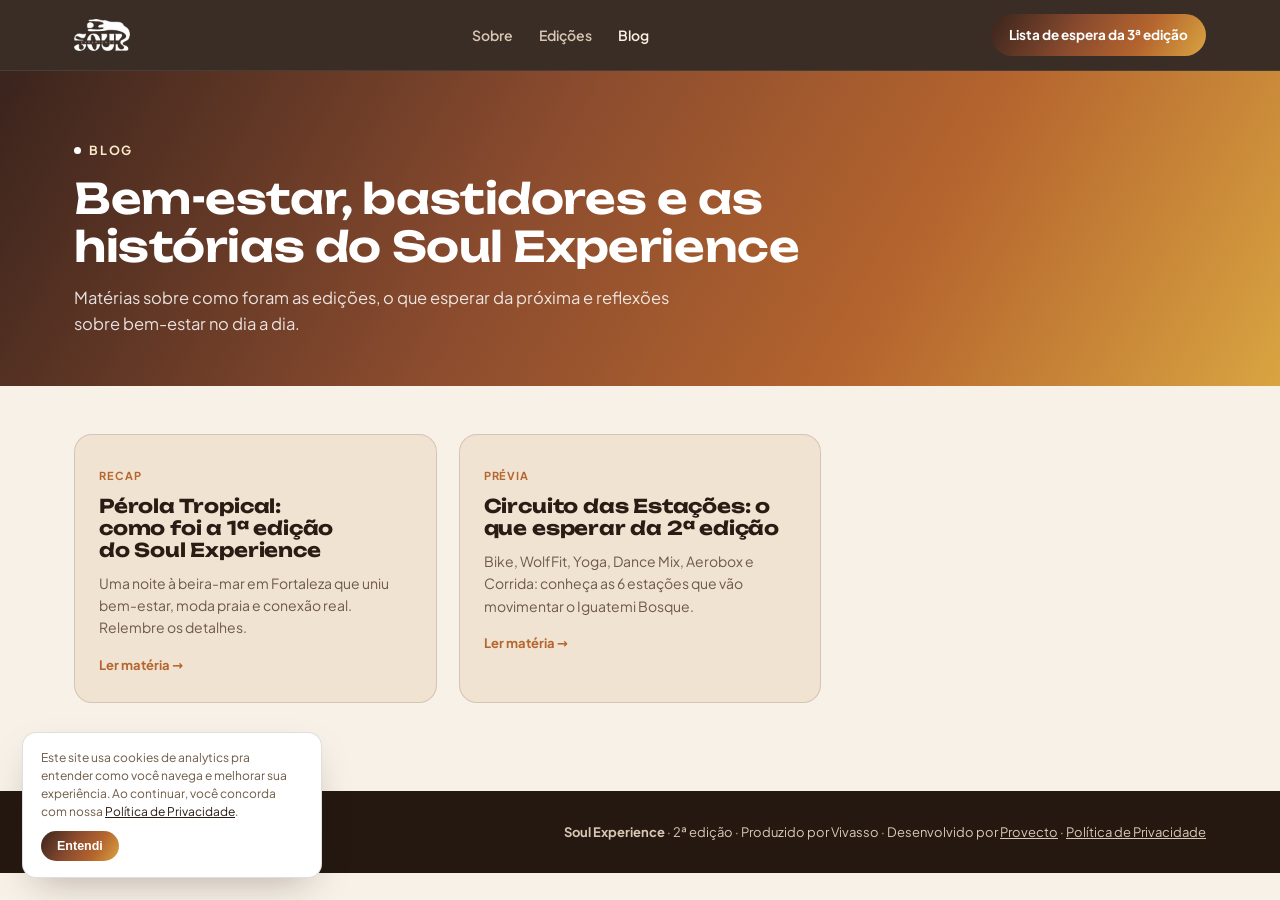
<file: blog.html>
<!doctype html>
<html lang="pt-BR">
<head>
<!-- Google tag (gtag.js) -->
<script async src="https://www.googletagmanager.com/gtag/js?id=G-2EFNE0SLZ2"></script>
<script>
  window.dataLayer = window.dataLayer || [];
  function gtag(){dataLayer.push(arguments);}
  gtag('js', new Date());
  gtag('config', 'G-2EFNE0SLZ2');
</script>
<script>(function(){if('scrollRestoration' in history){history.scrollRestoration='manual';}if(location.hash){history.replaceState(null,'',location.pathname+location.search);}window.scrollTo(0,0);function toTop(){window.scrollTo(0,0);}window.addEventListener('load',toTop);window.addEventListener('pageshow',toTop);})();</script>
<meta charset="utf-8">
<meta name="viewport" content="width=device-width, initial-scale=1">
<title>Blog | Soul Experience</title>
<meta name="description" content="Matérias sobre bem-estar, recap das edições e bastidores do Soul Experience, o evento de bem-estar da Vivasso em Fortaleza.">
<link rel="canonical" href="https://soulexperience.vivasso.com.br/blog.html">
<meta property="og:type" content="website">
<meta property="og:title" content="Blog | Soul Experience">
<meta property="og:description" content="Matérias sobre bem-estar, recap das edições e bastidores do Soul Experience, o evento de bem-estar da Vivasso em Fortaleza.">
<meta property="og:image" content="https://soulexperience.vivasso.com.br/assets/og-image.png">
<meta property="og:url" content="https://soulexperience.vivasso.com.br/blog.html">
<meta name="twitter:card" content="summary_large_image">
<meta name="twitter:title" content="Blog | Soul Experience">
<meta name="twitter:description" content="Matérias sobre bem-estar, recap das edições e bastidores do Soul Experience, o evento de bem-estar da Vivasso em Fortaleza.">
<meta name="twitter:image" content="https://soulexperience.vivasso.com.br/assets/og-image.png">
<link rel="icon" type="image/png" href="assets/favicon.png?v=3">
<link rel="stylesheet" href="blog/blog.css">
<script type="text/javascript">
    (function(c,l,a,r,i,t,y){
        c[a]=c[a]||function(){(c[a].q=c[a].q||[]).push(arguments)};
        t=l.createElement(r);t.async=1;t.src="https://www.clarity.ms/tag/"+i;
        y=l.getElementsByTagName(r)[0];y.parentNode.insertBefore(t,y);
    })(window, document, "clarity", "script", "ylof0bpew7");
</script>
<!-- Meta Pixel (Soul Experience) -->
<script>
!function(f,b,e,v,n,t,s){if(f.fbq)return;n=f.fbq=function(){n.callMethod?
n.callMethod.apply(n,arguments):n.queue.push(arguments)};if(!f._fbq)f._fbq=n;
n.push=n;n.loaded=!0;n.version='2.0';n.queue=[];t=b.createElement(e);t.async=!0;
t.src=v;s=b.getElementsByTagName(e)[0];s.parentNode.insertBefore(t,s)}(window,
document,'script','https://connect.facebook.net/en_US/fbevents.js');
fbq('init','950125834809504');
fbq('track','PageView');
(function(){
  function track(ev, params){ try{ window.fbq && fbq('track', ev, params || {}); }catch(e){} }
  // Cliques em "Quero meu ingresso" (Sympla) e no WhatsApp
  document.addEventListener('click', function(e){
    var a = e.target.closest && e.target.closest('a[href]');
    if(!a) return;
    var h = a.getAttribute('href') || '';
    if(h.indexOf('sympla.com.br') !== -1){ track('InitiateCheckout', {content_ids:['soul-2a-edicao-ingresso'], content_type:'product', content_name:'Ingresso Soul Experience', currency:'BRL', value:99.99}); }
    else if(h.indexOf('wa.me') !== -1){ track('Contact'); }
  }, true);
  // Cadastros: newsletter e lista de espera
  document.addEventListener('submit', function(e){
    var id = e.target && e.target.id;
    if(id === 'newsletterForm'){ track('Lead', {content_name:'Newsletter'}); }
    else if(id === 'waitlistForm'){ track('Lead', {content_name:'Lista de espera'}); }
  }, true);
})();
</script>
<noscript><img height="1" width="1" style="display:none" src="https://www.facebook.com/tr?id=950125834809504&ev=PageView&noscript=1" alt=""></noscript>
<!-- End Meta Pixel -->
<script>
/* Sem zoom por mouse ou teclado no computador (ctrl + scroll, ctrl + / -, pinça no trackpad) */
(function(){
  window.addEventListener('wheel', function(e){ if (e.ctrlKey) e.preventDefault(); }, {passive:false});
  window.addEventListener('keydown', function(e){
    if ((e.ctrlKey || e.metaKey) && (e.key === '+' || e.key === '-' || e.key === '=' || e.key === '_' || e.keyCode === 107 || e.keyCode === 109)) e.preventDefault();
  });
  ['gesturestart','gesturechange','gestureend'].forEach(function(t){ document.addEventListener(t, function(e){ e.preventDefault(); }); });
})();
</script>
</head>
<body>

<nav class="nav">
  <div class="wrap nav-inner">
    <a class="brand" href="index.html"><img src="assets/logo-soul-nav.png" alt="Soul Experience" width="168" height="96"></a>
    <div class="nav-links">
      <a href="sobre.html">Sobre</a>
      <a href="edicoes.html">Edições</a>
      <a href="blog.html" class="active">Blog</a>
    </div>
    <a class="nav-cta" href="index.html#terceira-edicao">Lista de espera da 3ª edição</a>
  </div>
</nav>

<header class="blog-hero">
  <div class="wrap">
    <span class="eyebrow">Blog</span>
    <h1>Bem-estar, bastidores e as histórias do Soul Experience</h1>
    <p>Matérias sobre como foram as edições, o que esperar da próxima e reflexões sobre bem-estar no dia a dia.</p>
  </div>
</header>

<div class="wrap">
  <div class="blog-grid">
    <a class="blog-card" href="blog/perola-tropical-1a-edicao.html">
      <span class="tag">Recap</span>
      <h2>Pérola Tropical: como foi a 1ª edição do Soul Experience</h2>
      <p>Uma noite à beira-mar em Fortaleza que uniu bem-estar, moda praia e conexão real. Relembre os detalhes.</p>
      <span class="read-more">Ler matéria →</span>
    </a>
    <a class="blog-card" href="blog/circuito-das-estacoes-2a-edicao.html">
      <span class="tag">Prévia</span>
      <h2>Circuito das Estações: o que esperar da 2ª edição</h2>
      <p>Bike, WolfFit, Yoga, Dance Mix, Aerobox e Corrida: conheça as 6 estações que vão movimentar o Iguatemi Bosque.</p>
      <span class="read-more">Ler matéria →</span>
    </a>
  </div>
</div>

<footer>
  <div class="wrap foot-inner">
    <div class="foot-brand"><img src="assets/logo-soul-nav.png" alt="Soul Experience" width="168" height="96"></div>
    <span><strong>Soul Experience</strong> · 2ª edição · Produzido por Vivasso · Desenvolvido por <a href="https://provecto.app" target="_blank" rel="noopener">Provecto</a> · <a href="index.html#privacidade">Política de Privacidade</a></span>
  </div>
</footer>

<div class="cookie-notice" id="cookie-notice">
  <p>Este site usa cookies de analytics pra entender como você navega e melhorar sua experiência. Ao continuar, você concorda com nossa <a href="index.html#privacidade">Política de Privacidade</a>.</p>
  <button type="button" id="cookie-ok">Entendi</button>
</div>
<script>
(function(){
  var notice = document.getElementById('cookie-notice');
  var ok = document.getElementById('cookie-ok');
  var already = false;
  try { already = localStorage.getItem('se_cookie_ok') === '1'; } catch(e){}
  if (already) { notice.style.display = 'none'; }
  ok.addEventListener('click', function(){
    notice.style.display = 'none';
    try { localStorage.setItem('se_cookie_ok', '1'); } catch(e){}
  });
})();
</script>

</body>
</html>
</file>
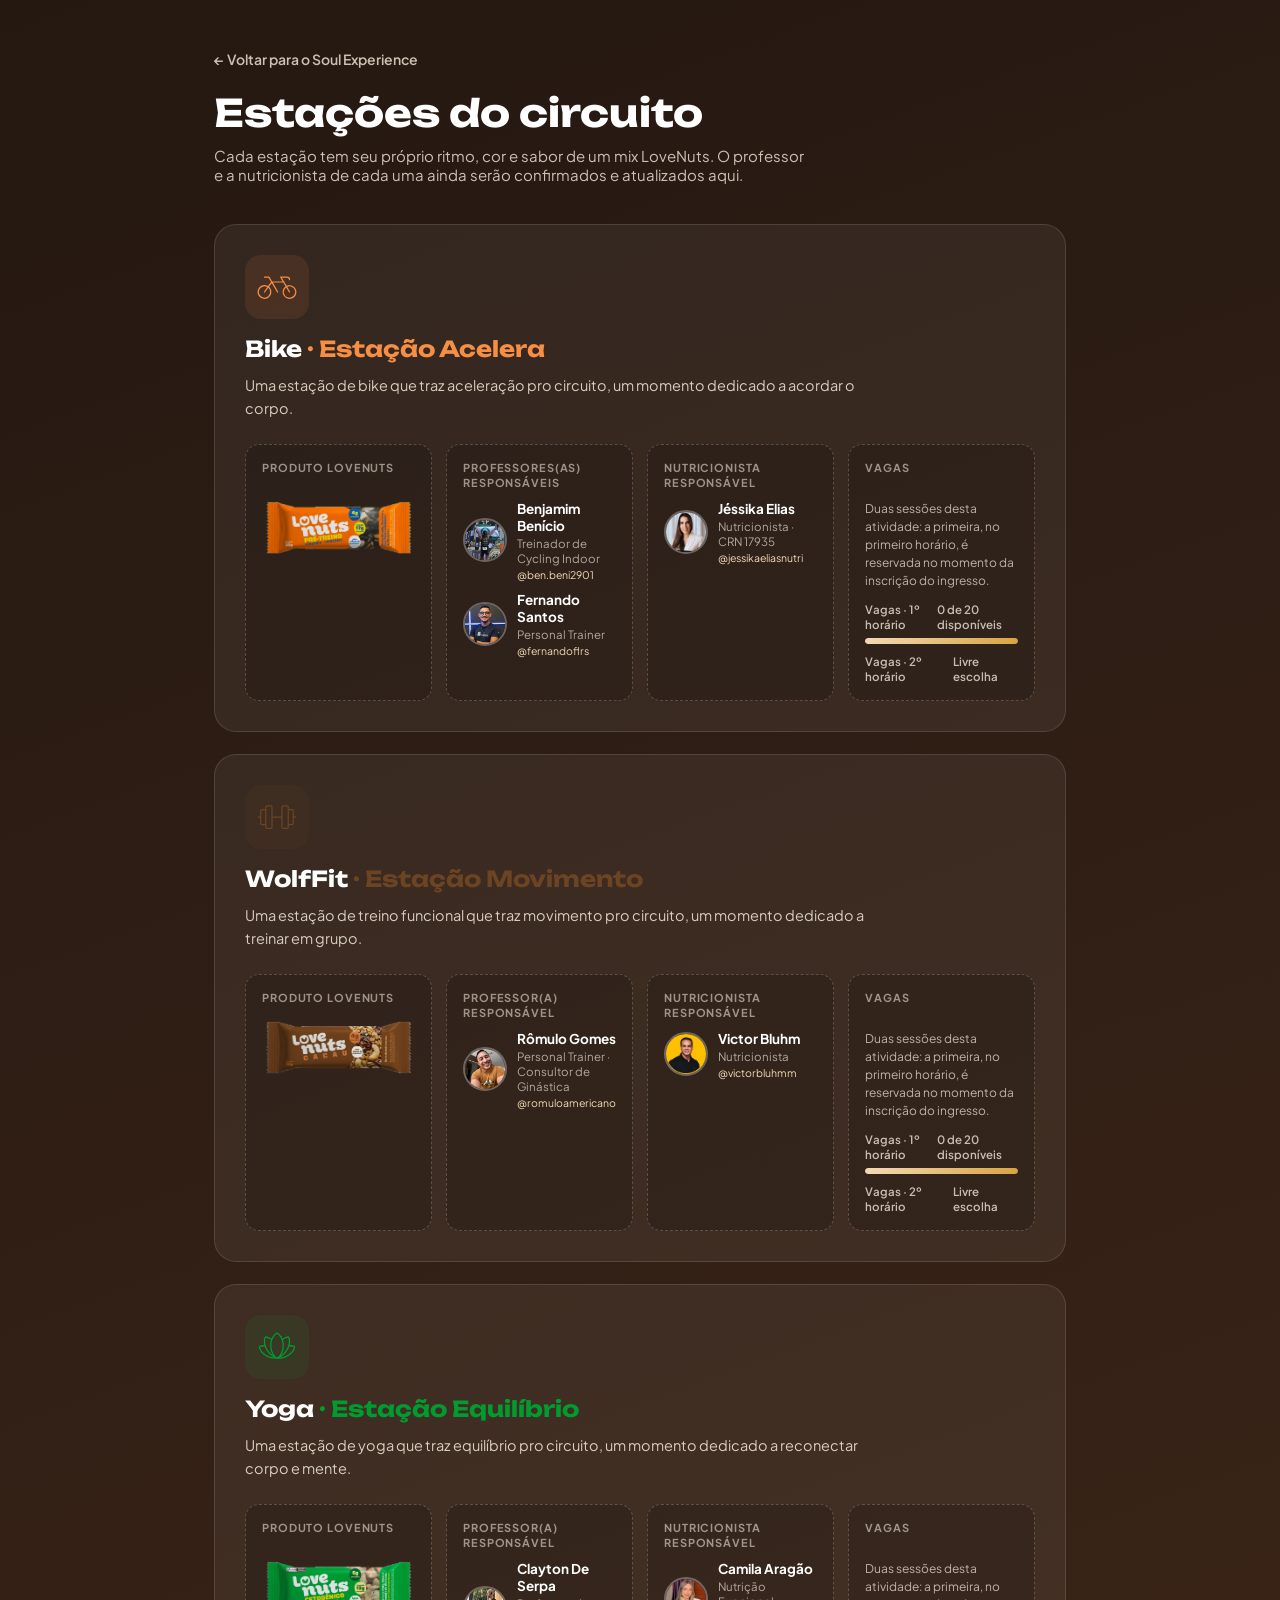
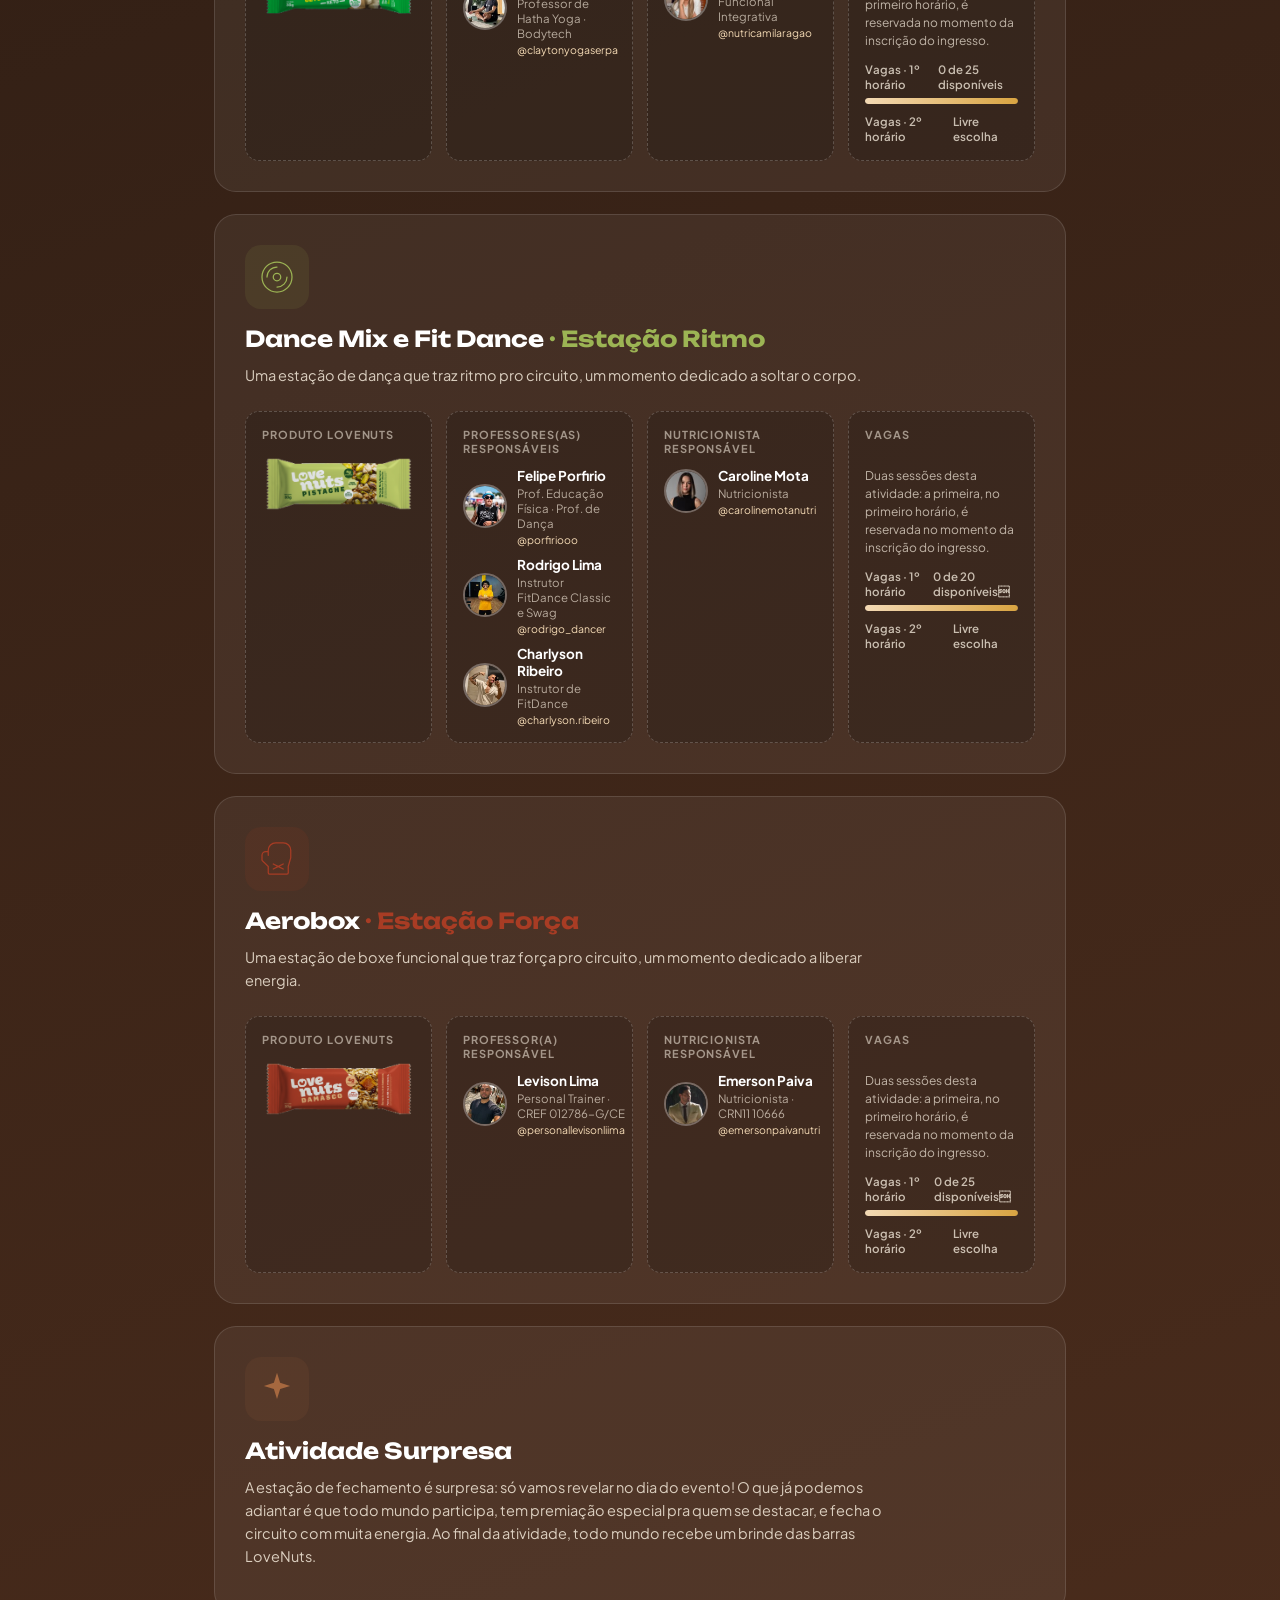
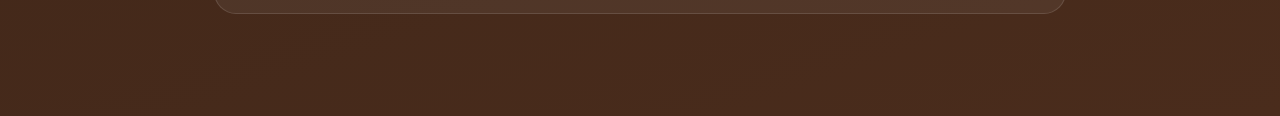
<file: estacoes.html>
<!doctype html>
<html lang="pt-BR">
<head>
<!-- Google tag (gtag.js) -->
<script async src="https://www.googletagmanager.com/gtag/js?id=G-2EFNE0SLZ2"></script>
<script>
  window.dataLayer = window.dataLayer || [];
  function gtag(){dataLayer.push(arguments);}
  gtag('js', new Date());
  gtag('config', 'G-2EFNE0SLZ2');
</script>
<meta charset="utf-8">
<meta name="viewport" content="width=device-width, initial-scale=1">
<meta name="description" content="Conheca as estacoes do circuito Soul Experience.">
<link rel="icon" href="data:image/svg+xml,%3Csvg xmlns=%22http://www.w3.org/2000/svg%22 viewBox=%220 0 100 100%22%3E%3Ctext y=%22.9em%22 font-size=%2290%22%3E%F0%9F%8C%85%3C/text%3E%3C/svg%3E">
<title>Estações do circuito · Soul Experience</title>
<style>
  @import url('https://fonts.googleapis.com/css2?family=Unbounded:wght@500;600;700;800&family=Plus+Jakarta+Sans:wght@400;500;600;700;800&display=swap');
  *{box-sizing:border-box;}
  body{
    margin:0;
    font-family:'Plus Jakarta Sans',sans-serif;
    background:linear-gradient(160deg, #241811 0%, #4A2C1C 100%);
    color:#fff;
    min-height:100vh;
  }
  .wrap{max-width:900px;margin:0 auto;padding:48px 24px 80px;}
  a.back{
    display:inline-flex;align-items:center;gap:8px;
    color:rgba(250,240,225,.78);text-decoration:none;font-size:14px;font-weight:600;
  }
  a.back:hover{color:#fff;}
  h1{
    font-family:'Unbounded',sans-serif;font-weight:700;
    font-size:clamp(26px,4vw,38px);margin:20px 0 10px;
  }
  p.lede{color:rgba(250,240,225,.78);font-size:15px;max-width:600px;margin:0 0 40px;}
  .est-card{
    background:rgba(255,255,255,.06);
    border:1px solid rgba(255,255,255,.12);
    border-radius:22px;
    padding:30px;
    margin-bottom:22px;
    scroll-margin-top:24px;
  }
  .est-icon{
    width:64px;height:64px;border-radius:16px;
    display:flex;align-items:center;justify-content:center;
    margin-bottom:16px;
  }
  .est-card h2{font-family:'Unbounded',sans-serif;font-weight:700;font-size:22px;margin:0;}
  .est-desc{margin-top:12px;font-size:14.5px;line-height:1.6;color:rgba(250,240,225,.82);max-width:640px;}
  .est-grid{margin-top:24px;display:grid;grid-template-columns:repeat(auto-fit,minmax(150px,1fr));gap:14px;}
  .est-box{background:rgba(0,0,0,.18);border:1px dashed rgba(255,255,255,.2);border-radius:14px;padding:16px;}
  .est-label{display:block;font-size:11px;font-weight:700;letter-spacing:.08em;text-transform:uppercase;color:rgba(250,240,225,.55);line-height:1.3;min-height:2.6em;}
  .est-placeholder{margin-top:10px;font-size:13.5px;color:rgba(250,240,225,.65);font-style:italic;}
  .est-vagas-note{margin-top:10px;font-size:12px;color:rgba(250,240,225,.7);line-height:1.5;}
  .vacancy{margin-top:12px;}
  .vacancy-top{display:flex;justify-content:space-between;font-size:11.5px;color:rgba(250,240,225,.75);margin-bottom:6px;font-weight:600;}
  .vacancy-track{height:6px;border-radius:4px;background:rgba(255,255,255,.15);overflow:hidden;}
  .vacancy-fill{height:100%;border-radius:4px;background:linear-gradient(90deg,#F3D9B4,#D9A441);}
  .est-person{margin-top:10px;display:flex;align-items:center;gap:10px;text-decoration:none;}
  .est-person img{width:44px;height:44px;border-radius:50%;object-fit:cover;border:2px solid rgba(255,255,255,.3);flex-shrink:0;}
  .est-person .name{font-weight:700;font-size:13.5px;color:#fff;}
  .est-person .role{font-size:11.5px;color:rgba(250,240,225,.65);margin-top:2px;}
  .est-person .handle{font-size:10.5px;color:#F3D9B4;margin-top:2px;}
  @media (max-width:640px){.est-grid{grid-template-columns:1fr;}}
</style>
<!-- Meta Pixel (Soul Experience) -->
<script>
!function(f,b,e,v,n,t,s){if(f.fbq)return;n=f.fbq=function(){n.callMethod?
n.callMethod.apply(n,arguments):n.queue.push(arguments)};if(!f._fbq)f._fbq=n;
n.push=n;n.loaded=!0;n.version='2.0';n.queue=[];t=b.createElement(e);t.async=!0;
t.src=v;s=b.getElementsByTagName(e)[0];s.parentNode.insertBefore(t,s)}(window,
document,'script','https://connect.facebook.net/en_US/fbevents.js');
fbq('init','950125834809504');
fbq('track','PageView');
(function(){
  function track(ev, params){ try{ window.fbq && fbq('track', ev, params || {}); }catch(e){} }
  // Cliques em "Quero meu ingresso" (Sympla) e no WhatsApp
  document.addEventListener('click', function(e){
    var a = e.target.closest && e.target.closest('a[href]');
    if(!a) return;
    var h = a.getAttribute('href') || '';
    if(h.indexOf('sympla.com.br') !== -1){ track('InitiateCheckout', {content_ids:['soul-2a-edicao-ingresso'], content_type:'product', content_name:'Ingresso Soul Experience', currency:'BRL', value:119.90}); }
    else if(h.indexOf('wa.me') !== -1){ track('Contact'); }
  }, true);
  // Cadastros: newsletter e lista de espera
  document.addEventListener('submit', function(e){
    var id = e.target && e.target.id;
    if(id === 'newsletterForm'){ track('Lead', {content_name:'Newsletter'}); }
    else if(id === 'waitlistForm'){ track('Lead', {content_name:'Lista de espera'}); }
  }, true);
})();
</script>
<noscript><img height="1" width="1" style="display:none" src="https://www.facebook.com/tr?id=950125834809504&ev=PageView&noscript=1" alt=""></noscript>
<!-- End Meta Pixel -->
<script>
/* Sem zoom por mouse ou teclado no computador (ctrl + scroll, ctrl + / -, pinça no trackpad) */
(function(){
  window.addEventListener('wheel', function(e){ if (e.ctrlKey) e.preventDefault(); }, {passive:false});
  window.addEventListener('keydown', function(e){
    if ((e.ctrlKey || e.metaKey) && (e.key === '+' || e.key === '-' || e.key === '=' || e.key === '_' || e.keyCode === 107 || e.keyCode === 109)) e.preventDefault();
  });
  ['gesturestart','gesturechange','gestureend'].forEach(function(t){ document.addEventListener(t, function(e){ e.preventDefault(); }); });
})();
</script>
</head>
<body>
  <div class="wrap">
    <a class="back" href="index.html" onclick="if(document.referrer.indexOf(location.host)>-1 || history.length>1){history.back();return false;}">&#8592; Voltar para o Soul Experience</a>
    <h1>Estações do circuito</h1>
    <p class="lede">Cada estação tem seu próprio ritmo, cor e sabor de um mix LoveNuts. O professor e a nutricionista de cada uma ainda serão confirmados e atualizados aqui.</p>
      <div class="est-card" id="bike">
        <div class="est-icon" style="background:#f68e431a;color:#f68e43;"><svg width="40" height="40" viewBox="0 0 256 256" fill="currentColor"><path d="M208,116a43.66,43.66,0,0,0-18.62,4.15L159,68h33a12,12,0,0,1,12,12,4,4,0,0,0,8,0,20,20,0,0,0-20-20H152a4,4,0,0,0-3.46,6L163.7,92H97L79.46,62A4,4,0,0,0,76,60H48a4,4,0,0,0,0,8H73.7L89.89,95.76,70.57,122.25A44.21,44.21,0,1,0,77,127L94.29,103.3,128.54,162a4,4,0,0,0,3.46,2,4.11,4.11,0,0,0,2-.54,4,4,0,0,0,1.44-5.48l-33.83-58h66.74l14.11,24.19A44,44,0,1,0,208,116ZM84,160a36,36,0,1,1-18.16-31.25L44.77,157.64a4,4,0,0,0,6.46,4.72l21.07-28.9A35.92,35.92,0,0,1,84,160Zm124,36a36,36,0,0,1-21.47-64.88l18,30.9a4,4,0,0,0,3.46,2,4.11,4.11,0,0,0,2-.54,4,4,0,0,0,1.44-5.48l-18-30.89A36,36,0,1,1,208,196Z"/></svg></div>
        <h2>Bike <span style="color:#f68e43;font-weight:700;">· Estação Acelera</span></h2>
        <p class="est-desc">Uma estação de bike que traz aceleração pro circuito, um momento dedicado a acordar o corpo.</p>
        <div class="est-grid">
          <div class="est-box">
            <span class="est-label">Produto LoveNuts</span>
            <img src="assets/lovenuts/barra-pretreino.png?v=2" alt="LoveNuts Pré-treino" style="max-width:100%;max-height:120px;border-radius:10px;">
          </div>
          <div class="est-box">
            <span class="est-label">Professores(as) responsáveis</span>
            <a class="est-person" href="https://instagram.com/ben.beni2901" target="_blank" rel="noopener">
              <img src="assets/team/benjamim-benicio.jpg" alt="Benjamim Benício">
              <div>
                <div class="name">Benjamim Benício</div>
                <div class="role">Treinador de Cycling Indoor</div>
                <div class="handle">@ben.beni2901</div>
              </div>
            </a>
            <a class="est-person" href="https://instagram.com/fernandoflrs" target="_blank" rel="noopener" style="margin-top:10px;">
              <img src="assets/team/fernando-santos.jpg" alt="Fernando Santos">
              <div>
                <div class="name">Fernando Santos</div>
                <div class="role">Personal Trainer</div>
                <div class="handle">@fernandoflrs</div>
              </div>
            </a>
          </div>
          <div class="est-box">
            <span class="est-label">Nutricionista responsável</span>
            <a class="est-person" href="https://instagram.com/jessikaeliasnutri" target="_blank" rel="noopener">
              <img src="assets/team/jessika-elias.jpg" alt="Jéssika Elias">
              <div>
                <div class="name">Jéssika Elias</div>
                <div class="role">Nutricionista · CRN 17935</div>
                <div class="handle">@jessikaeliasnutri</div>
              </div>
            </a>
          </div>
          <div class="est-box">
            <span class="est-label">Vagas</span>
            <p class="est-vagas-note">Duas sessões desta atividade: a primeira, no primeiro horário, é reservada no momento da inscrição do ingresso.</p>
            <div class="vacancy">
              <div class="vacancy-top"><span>Vagas · 1º horário</span><span>0 de 20 disponíveis</span></div>
              <div class="vacancy-track"><div class="vacancy-fill" style="width:100%"></div></div>
            </div>
            <div class="vacancy-top" style="margin-top:10px;margin-bottom:0;"><span>Vagas · 2º horário</span><span>Livre escolha</span></div>
          </div>
        </div>
      </div>
      <div class="est-card" id="wolffit">
        <div class="est-icon" style="background:#6B44231a;color:#6B4423;"><svg width="40" height="40" viewBox="0 0 256 256" fill="currentColor"><path d="M248,124H236V88a12,12,0,0,0-12-12H204V64a12,12,0,0,0-12-12H168a12,12,0,0,0-12,12v60H100V64A12,12,0,0,0,88,52H64A12,12,0,0,0,52,64V76H32A12,12,0,0,0,20,88v36H8a4,4,0,0,0,0,8H20v36a12,12,0,0,0,12,12H52v12a12,12,0,0,0,12,12H88a12,12,0,0,0,12-12V132h56v60a12,12,0,0,0,12,12h24a12,12,0,0,0,12-12V180h20a12,12,0,0,0,12-12V132h12a4,4,0,0,0,0-8ZM32,172a4,4,0,0,1-4-4V88a4,4,0,0,1,4-4H52v88Zm60,20a4,4,0,0,1-4,4H64a4,4,0,0,1-4-4V64a4,4,0,0,1,4-4H88a4,4,0,0,1,4,4Zm104,0a4,4,0,0,1-4,4H168a4,4,0,0,1-4-4V64a4,4,0,0,1,4-4h24a4,4,0,0,1,4,4Zm32-24a4,4,0,0,1-4,4H204V84h20a4,4,0,0,1,4,4Z"/></svg></div>
        <h2>WolfFit <span style="color:#6B4423;font-weight:700;">· Estação Movimento</span></h2>
        <p class="est-desc">Uma estação de treino funcional que traz movimento pro circuito, um momento dedicado a treinar em grupo.</p>
        <div class="est-grid">
          <div class="est-box">
            <span class="est-label">Produto LoveNuts</span>
            <img src="assets/lovenuts/barra-cacau.png?v=2" alt="LoveNuts Cacau" style="max-width:100%;max-height:120px;border-radius:10px;">
          </div>
          <div class="est-box">
            <span class="est-label">Professor(a) responsável</span>
            <a class="est-person" href="https://instagram.com/romuloamericano" target="_blank" rel="noopener">
              <img src="assets/team/romulo-gomes.jpg" alt="Rômulo Gomes">
              <div>
                <div class="name">Rômulo Gomes</div>
                <div class="role">Personal Trainer · Consultor de Ginástica</div>
                <div class="handle">@romuloamericano</div>
              </div>
            </a>
          </div>
          <div class="est-box">
            <span class="est-label">Nutricionista responsável</span>
            <a class="est-person" href="https://instagram.com/victorbluhmm" target="_blank" rel="noopener">
              <img src="assets/team/victor-bluhm.jpg" alt="Victor Bluhm">
              <div>
                <div class="name">Victor Bluhm</div>
                <div class="role">Nutricionista</div>
                <div class="handle">@victorbluhmm</div>
              </div>
            </a>
          </div>
          <div class="est-box">
            <span class="est-label">Vagas</span>
            <p class="est-vagas-note">Duas sessões desta atividade: a primeira, no primeiro horário, é reservada no momento da inscrição do ingresso.</p>
            <div class="vacancy">
              <div class="vacancy-top"><span>Vagas · 1º horário</span><span>0 de 20 disponíveis</span></div>
              <div class="vacancy-track"><div class="vacancy-fill" style="width:100%"></div></div>
            </div>
            <div class="vacancy-top" style="margin-top:10px;margin-bottom:0;"><span>Vagas · 2º horário</span><span>Livre escolha</span></div>
          </div>
        </div>
      </div>
      <div class="est-card" id="yoga">
        <div class="est-icon" style="background:#009C301a;color:#009C30;"><svg width="40" height="40" viewBox="0 0 256 256" fill="currentColor"><path d="M242.37,123.65a11.54,11.54,0,0,0-7.08-5.46A71.5,71.5,0,0,0,209,116.52c5.48-21.46,2.38-38.36-.75-48a12.16,12.16,0,0,0-14.16-8.19,82.85,82.85,0,0,0-31,14.17,91.06,91.06,0,0,0-27.9-36,11.91,11.91,0,0,0-14.44,0,91.06,91.06,0,0,0-27.9,36,82.92,82.92,0,0,0-31-14.17,12.16,12.16,0,0,0-14.16,8.19c-3.13,9.68-6.23,26.58-.75,48a71.5,71.5,0,0,0-26.26,1.67,11.54,11.54,0,0,0-7.08,5.46,12,12,0,0,0-1.2,9.22c3.24,12,13.2,34.81,43.52,52.92S113.45,204,128,204s41.61,0,72.07-18.21,40.28-40.93,43.52-52.92A12,12,0,0,0,242.37,123.65ZM195.8,68.11A4.2,4.2,0,0,1,200.67,71c4,12.5,8,38.35-10.77,71-10.45,18.19-25.11,32.2-38.11,41.44C162,170,172,149.24,172,119.19a113.35,113.35,0,0,0-5.88-37A75.28,75.28,0,0,1,195.8,68.11ZM55.33,71a4.19,4.19,0,0,1,4.87-2.84A75.28,75.28,0,0,1,89.88,82.19a113.35,113.35,0,0,0-5.88,37c0,30.05,10,50.82,20.21,64.23-13-9.24-27.66-23.25-38.11-41.44C47.32,109.3,51.29,83.45,55.33,71Zm4.72,108c-27.9-16.67-37-37.32-39.9-48.15a4,4,0,0,1,.41-3.13,3.59,3.59,0,0,1,2.21-1.73,64.62,64.62,0,0,1,26.73-1,123.48,123.48,0,0,0,9.66,21c13.28,23.1,32.66,39.67,48.27,49.11A116.34,116.34,0,0,1,60.05,178.93Zm68,16.34a75.75,75.75,0,0,1-17.08-16.4C98.37,162.58,92,142.5,92,119.19c0-44.25,23.49-66.75,33.59-74.36a4,4,0,0,1,4.82,0C140.51,52.44,164,74.94,164,119.19c0,23.31-6.37,43.39-18.92,59.68A75.75,75.75,0,0,1,128,195.27Zm107.85-64.49c-2.92,10.83-12,31.48-39.9,48.15a116.34,116.34,0,0,1-47.38,16.15c15.61-9.44,35-26,48.27-49.11a123.48,123.48,0,0,0,9.66-21,64.45,64.45,0,0,1,26.73,1,3.59,3.59,0,0,1,2.21,1.73A4,4,0,0,1,235.85,130.78Z"/></svg></div>
        <h2>Yoga <span style="color:#009C30;font-weight:700;">· Estação Equilíbrio</span></h2>
        <p class="est-desc">Uma estação de yoga que traz equilíbrio pro circuito, um momento dedicado a reconectar corpo e mente.</p>
        <div class="est-grid">
          <div class="est-box">
            <span class="est-label">Produto LoveNuts</span>
            <img src="assets/lovenuts/barra-cetogenica.png?v=2" alt="LoveNuts Cetogênica" style="max-width:100%;max-height:120px;border-radius:10px;">
          </div>
          <div class="est-box">
            <span class="est-label">Professor(a) responsável</span>
            <a class="est-person" href="https://instagram.com/claytonyogaserpa" target="_blank" rel="noopener">
              <img src="assets/team/clayton-serpa.jpg" alt="Clayton De Serpa">
              <div>
                <div class="name">Clayton De Serpa</div>
                <div class="role">Professor de Hatha Yoga · Bodytech</div>
                <div class="handle">@claytonyogaserpa</div>
              </div>
            </a>
          </div>
          <div class="est-box">
            <span class="est-label">Nutricionista responsável</span>
            <a class="est-person" href="https://instagram.com/nutricamilaragao" target="_blank" rel="noopener">
              <img src="assets/team/camila-aragao.jpg" alt="Camila Aragão">
              <div>
                <div class="name">Camila Aragão</div>
                <div class="role">Nutrição Funcional Integrativa</div>
                <div class="handle">@nutricamilaragao</div>
              </div>
            </a>
          </div>
          <div class="est-box">
            <span class="est-label">Vagas</span>
            <p class="est-vagas-note">Duas sessões desta atividade: a primeira, no primeiro horário, é reservada no momento da inscrição do ingresso.</p>
            <div class="vacancy">
              <div class="vacancy-top"><span>Vagas · 1º horário</span><span>0 de 25 disponíveis</span></div>
              <div class="vacancy-track"><div class="vacancy-fill" style="width:100%"></div></div>
            </div>
            <div class="vacancy-top" style="margin-top:10px;margin-bottom:0;"><span>Vagas · 2º horário</span><span>Livre escolha</span></div>
          </div>
        </div>
      </div>
      <div class="est-card" id="dance">
        <div class="est-icon" style="background:#9CB4541a;color:#9CB454;"><svg width="40" height="40" viewBox="0 0 256 256" fill="currentColor"><path d="M128,28A100,100,0,1,0,228,128,100.11,100.11,0,0,0,128,28Zm0,192a92,92,0,1,1,92-92A92.1,92.1,0,0,1,128,220Zm0-152a60.07,60.07,0,0,0-60,60,4,4,0,0,1-8,0,68.07,68.07,0,0,1,68-68,4,4,0,0,1,0,8Zm68,60a68.07,68.07,0,0,1-68,68,4,4,0,0,1,0-8,60.07,60.07,0,0,0,60-60,4,4,0,0,1,8,0Zm-40,0a28,28,0,1,0-28,28A28,28,0,0,0,156,128Zm-48,0a20,20,0,1,1,20,20A20,20,0,0,1,108,128Z"/></svg></div>
        <h2>Dance Mix e Fit Dance <span style="color:#9CB454;font-weight:700;">· Estação Ritmo</span></h2>
        <p class="est-desc">Uma estação de dança que traz ritmo pro circuito, um momento dedicado a soltar o corpo.</p>
        <div class="est-grid">
          <div class="est-box">
            <span class="est-label">Produto LoveNuts</span>
            <img src="assets/lovenuts/barra-pistache.png?v=2" alt="LoveNuts Pistache" style="max-width:100%;max-height:120px;border-radius:10px;">
          </div>
          <div class="est-box">
            <span class="est-label">Professores(as) responsáveis</span>
            <a class="est-person" href="https://instagram.com/porfiriooo" target="_blank" rel="noopener">
              <img src="assets/team/felipe-porfirio.jpg" alt="Felipe Porfirio">
              <div>
                <div class="name">Felipe Porfirio</div>
                <div class="role">Prof. Educação Física · Prof. de Dança</div>
                <div class="handle">@porfiriooo</div>
              </div>
            </a>
            <a class="est-person" href="https://instagram.com/rodrigo_dancer" target="_blank" rel="noopener" style="margin-top:10px;">
              <img src="assets/team/rodrigo-lima.jpg" alt="Rodrigo Lima">
              <div>
                <div class="name">Rodrigo Lima</div>
                <div class="role">Instrutor FitDance Classic e Swag</div>
                <div class="handle">@rodrigo_dancer</div>
              </div>
            </a>
            <a class="est-person" href="https://instagram.com/charlyson.ribeiro" target="_blank" rel="noopener" style="margin-top:10px;">
              <img src="assets/team/charlyson-ribeiro.jpg" alt="Charlyson Ribeiro">
              <div>
                <div class="name">Charlyson Ribeiro</div>
                <div class="role">Instrutor de FitDance</div>
                <div class="handle">@charlyson.ribeiro</div>
              </div>
            </a>
          </div>
          <div class="est-box">
            <span class="est-label">Nutricionista responsável</span>
            <a class="est-person" href="https://instagram.com/carolinemotanutri" target="_blank" rel="noopener">
              <img src="assets/team/caroline-mota.jpg" alt="Caroline Mota">
              <div>
                <div class="name">Caroline Mota</div>
                <div class="role">Nutricionista</div>
                <div class="handle">@carolinemotanutri</div>
              </div>
            </a>
          </div>
          <div class="est-box">
            <span class="est-label">Vagas</span>
            <p class="est-vagas-note">Duas sessões desta atividade: a primeira, no primeiro horário, é reservada no momento da inscrição do ingresso.</p>
            <div class="vacancy">
              <div class="vacancy-top"><span>Vagas · 1º horário</span><span>0 de 20 disponíveis</span></div>
              <div class="vacancy-track"><div class="vacancy-fill" style="width:100%"></div></div>
            </div>
            <div class="vacancy-top" style="margin-top:10px;margin-bottom:0;"><span>Vagas · 2º horário</span><span>Livre escolha</span></div>
          </div>
        </div>
      </div>
      <div class="est-card" id="aerobox">
        <div class="est-icon" style="background:#A83C241a;color:#A83C24;"><svg width="40" height="40" viewBox="0 0 256 256" fill="currentColor"><path d="M168,20H120A52.06,52.06,0,0,0,68,72v4H56a28,28,0,0,0-28,28v29.19a12,12,0,0,0,2.63,7.5c.1.12.2.24.31.35L68,177.67V216a12,12,0,0,0,12,12H192a12,12,0,0,0,12-12V176.56l15.54-54.38a12.34,12.34,0,0,0,.46-3.3V72A52.06,52.06,0,0,0,168,20Zm44,98.88a4.11,4.11,0,0,1-.15,1.1l-15.7,54.92A4.11,4.11,0,0,0,196,176v40a4,4,0,0,1-4,4H80a4,4,0,0,1-4-4V176a4,4,0,0,0-1.19-2.84L36.76,135.54a4,4,0,0,1-.76-2.35V104A20,20,0,0,1,56,84H68v20a4,4,0,0,0,8,0V72a44.05,44.05,0,0,1,44-44h48a44.05,44.05,0,0,1,44,44Zm-42.21,44.7L145,176l24.84,12.42a4,4,0,0,1-3.58,7.16L136,180.47l-30.21,15.11a4,4,0,1,1-3.58-7.16L127.05,176l-24.84-12.42a4,4,0,1,1,3.58-7.16L136,171.53l30.21-15.11a4,4,0,0,1,3.58,7.16Z"/></svg></div>
        <h2>Aerobox <span style="color:#A83C24;font-weight:700;">· Estação Força</span></h2>
        <p class="est-desc">Uma estação de boxe funcional que traz força pro circuito, um momento dedicado a liberar energia.</p>
        <div class="est-grid">
          <div class="est-box">
            <span class="est-label">Produto LoveNuts</span>
            <img src="assets/lovenuts/barra-damasco.png?v=2" alt="LoveNuts Damasco" style="max-width:100%;max-height:120px;border-radius:10px;">
          </div>
          <div class="est-box">
            <span class="est-label">Professor(a) responsável</span>
            <a class="est-person" href="https://instagram.com/personallevisonliima" target="_blank" rel="noopener">
              <img src="assets/team/levison-lima.jpg" alt="Levison Lima">
              <div>
                <div class="name">Levison Lima</div>
                <div class="role">Personal Trainer · CREF 012786-G/CE</div>
                <div class="handle">@personallevisonliima</div>
              </div>
            </a>
          </div>
          <div class="est-box">
            <span class="est-label">Nutricionista responsável</span>
            <a class="est-person" href="https://instagram.com/emersonpaivanutri" target="_blank" rel="noopener">
              <img src="assets/team/emerson-paiva.jpg" alt="Emerson Paiva">
              <div>
                <div class="name">Emerson Paiva</div>
                <div class="role">Nutricionista · CRN11 10666</div>
                <div class="handle">@emersonpaivanutri</div>
              </div>
            </a>
          </div>
          <div class="est-box">
            <span class="est-label">Vagas</span>
            <p class="est-vagas-note">Duas sessões desta atividade: a primeira, no primeiro horário, é reservada no momento da inscrição do ingresso.</p>
            <div class="vacancy">
              <div class="vacancy-top"><span>Vagas · 1º horário</span><span>0 de 25 disponíveis</span></div>
              <div class="vacancy-track"><div class="vacancy-fill" style="width:100%"></div></div>
            </div>
            <div class="vacancy-top" style="margin-top:10px;margin-bottom:0;"><span>Vagas · 2º horário</span><span>Livre escolha</span></div>
          </div>
        </div>
      </div>
      <div class="est-card" id="corrida">
        <div class="est-icon" style="background:#A6683F1a;color:#A6683F;"><svg width="40" height="40" viewBox="0 0 256 256" fill="currentColor"><path d="M128,24l20,64l64,20l-64,20l-20,64l-20,-64l-64,-20l64,-20Z"/></svg></div>
        <h2>Atividade Surpresa</h2>
        <p class="est-desc">A estação de fechamento é surpresa: só vamos revelar no dia do evento! O que já podemos adiantar é que todo mundo participa, tem premiação especial pra quem se destacar, e fecha o circuito com muita energia. Ao final da atividade, todo mundo recebe um brinde das barras LoveNuts.</p>
      </div>
  </div>
</body>
</html>
</file>
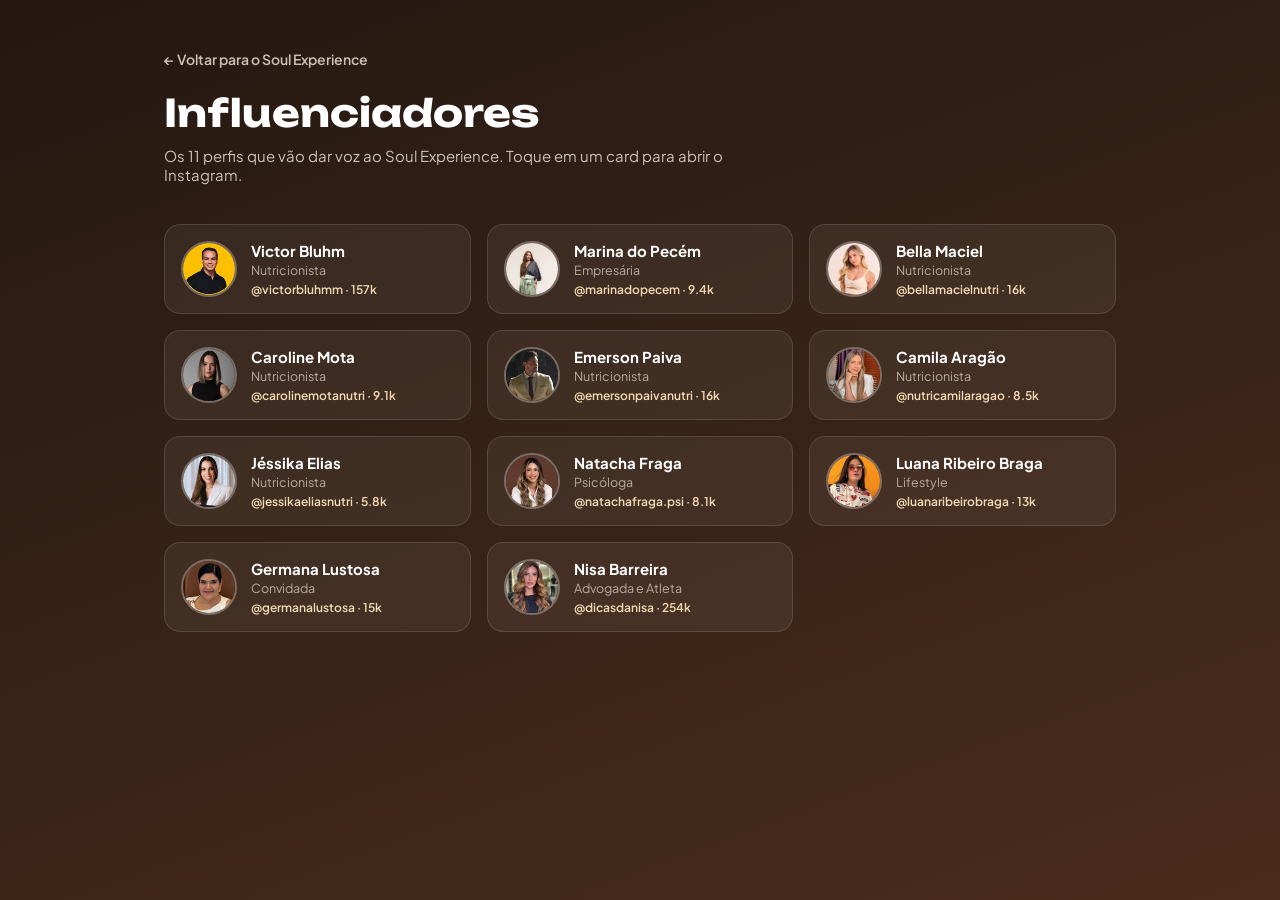
<file: influenciadores.html>
<!doctype html>
<html lang="pt-BR">
<head>
<!-- Google tag (gtag.js) -->
<script async src="https://www.googletagmanager.com/gtag/js?id=G-2EFNE0SLZ2"></script>
<script>
  window.dataLayer = window.dataLayer || [];
  function gtag(){dataLayer.push(arguments);}
  gtag('js', new Date());
  gtag('config', 'G-2EFNE0SLZ2');
</script>
<meta charset="utf-8">
<meta name="viewport" content="width=device-width, initial-scale=1">
<meta name="description" content="Influenciadores parceiros do Soul Experience.">
<link rel="icon" href="data:image/svg+xml,%3Csvg xmlns=%22http://www.w3.org/2000/svg%22 viewBox=%220 0 100 100%22%3E%3Ctext y=%22.9em%22 font-size=%2290%22%3E%F0%9F%8C%85%3C/text%3E%3C/svg%3E">
<title>Influenciadores · Soul Experience</title>
<style>
  @import url('https://fonts.googleapis.com/css2?family=Unbounded:wght@500;600;700;800&family=Plus+Jakarta+Sans:wght@400;500;600;700;800&display=swap');
  *{box-sizing:border-box;}
  body{
    margin:0;
    font-family:'Plus Jakarta Sans',sans-serif;
    background:linear-gradient(160deg, #241811 0%, #4A2C1C 100%);
    color:#fff;
    min-height:100vh;
  }
  .wrap{max-width:1000px;margin:0 auto;padding:48px 24px 80px;}
  a.back{
    display:inline-flex;align-items:center;gap:8px;
    color:rgba(250,240,225,.78);text-decoration:none;font-size:14px;font-weight:600;
  }
  a.back:hover{color:#fff;}
  h1{
    font-family:'Unbounded',sans-serif;font-weight:700;
    font-size:clamp(26px,4vw,38px);margin:20px 0 10px;
  }
  p.lede{color:rgba(250,240,225,.78);font-size:15px;max-width:600px;margin:0 0 40px;}
  .influ-grid{display:grid;grid-template-columns:repeat(auto-fill,minmax(240px,1fr));gap:16px;}
  .influ-card{
    display:flex;align-items:center;gap:14px;
    background:rgba(255,255,255,.06);
    border:1px solid rgba(255,255,255,.12);
    border-radius:16px;
    padding:16px;
    text-decoration:none;color:#fff;
    transition:background .2s,border-color .2s;
  }
  .influ-card:hover{background:rgba(255,255,255,.1);border-color:rgba(255,255,255,.24);}
  .influ-card img{width:56px;height:56px;border-radius:50%;object-fit:cover;flex-shrink:0;border:2px solid rgba(255,255,255,.3);}
  .influ-name{font-weight:700;font-size:15px;}
  .influ-role{font-size:12.5px;color:rgba(250,240,225,.65);margin-top:2px;}
  .influ-handle{font-size:12px;color:#F3D9B4;margin-top:4px;font-weight:600;}
</style>
<!-- Meta Pixel (Soul Experience) -->
<script>
!function(f,b,e,v,n,t,s){if(f.fbq)return;n=f.fbq=function(){n.callMethod?
n.callMethod.apply(n,arguments):n.queue.push(arguments)};if(!f._fbq)f._fbq=n;
n.push=n;n.loaded=!0;n.version='2.0';n.queue=[];t=b.createElement(e);t.async=!0;
t.src=v;s=b.getElementsByTagName(e)[0];s.parentNode.insertBefore(t,s)}(window,
document,'script','https://connect.facebook.net/en_US/fbevents.js');
fbq('init','950125834809504');
fbq('track','PageView');
(function(){
  function track(ev, params){ try{ window.fbq && fbq('track', ev, params || {}); }catch(e){} }
  // Cliques em "Quero meu ingresso" (Sympla) e no WhatsApp
  document.addEventListener('click', function(e){
    var a = e.target.closest && e.target.closest('a[href]');
    if(!a) return;
    var h = a.getAttribute('href') || '';
    if(h.indexOf('sympla.com.br') !== -1){ track('InitiateCheckout', {content_ids:['soul-2a-edicao-ingresso'], content_type:'product', content_name:'Ingresso Soul Experience', currency:'BRL', value:99.99}); }
    else if(h.indexOf('wa.me') !== -1){ track('Contact'); }
  }, true);
  // Cadastros: newsletter e lista de espera
  document.addEventListener('submit', function(e){
    var id = e.target && e.target.id;
    if(id === 'newsletterForm'){ track('Lead', {content_name:'Newsletter'}); }
    else if(id === 'waitlistForm'){ track('Lead', {content_name:'Lista de espera'}); }
  }, true);
})();
</script>
<noscript><img height="1" width="1" style="display:none" src="https://www.facebook.com/tr?id=950125834809504&ev=PageView&noscript=1" alt=""></noscript>
<!-- End Meta Pixel -->
<script>
/* Sem zoom por mouse ou teclado no computador (ctrl + scroll, ctrl + / -, pinça no trackpad) */
(function(){
  window.addEventListener('wheel', function(e){ if (e.ctrlKey) e.preventDefault(); }, {passive:false});
  window.addEventListener('keydown', function(e){
    if ((e.ctrlKey || e.metaKey) && (e.key === '+' || e.key === '-' || e.key === '=' || e.key === '_' || e.keyCode === 107 || e.keyCode === 109)) e.preventDefault();
  });
  ['gesturestart','gesturechange','gestureend'].forEach(function(t){ document.addEventListener(t, function(e){ e.preventDefault(); }); });
})();
</script>
</head>
<body>
  <div class="wrap">
    <a class="back" href="index.html" onclick="if(document.referrer.indexOf(location.host)>-1 || history.length>1){history.back();return false;}">&#8592; Voltar para o Soul Experience</a>
    <h1>Influenciadores</h1>
    <p class="lede">Os 11 perfis que vão dar voz ao Soul Experience. Toque em um card para abrir o Instagram.</p>
    <div class="influ-grid">
      <a class="influ-card" href="https://instagram.com/victorbluhmm" target="_blank" rel="noopener">
        <img src="assets/team/victor-bluhm.jpg" alt="Victor Bluhm">
        <div class="influ-info"><div class="influ-name">Victor Bluhm</div><div class="influ-role">Nutricionista</div><div class="influ-handle">@victorbluhmm · 157k</div></div>
      </a>
      <a class="influ-card" href="https://instagram.com/marinadopecem" target="_blank" rel="noopener">
        <img src="assets/team/marina-pecem.jpg" alt="Marina do Pecém">
        <div class="influ-info"><div class="influ-name">Marina do Pecém</div><div class="influ-role">Empresária</div><div class="influ-handle">@marinadopecem · 9.4k</div></div>
      </a>
      <a class="influ-card" href="https://instagram.com/bellamacielnutri" target="_blank" rel="noopener">
        <img src="assets/team/bella-maciel.jpg" alt="Bella Maciel">
        <div class="influ-info"><div class="influ-name">Bella Maciel</div><div class="influ-role">Nutricionista</div><div class="influ-handle">@bellamacielnutri · 16k</div></div>
      </a>
      <a class="influ-card" href="https://instagram.com/carolinemotanutri" target="_blank" rel="noopener">
        <img src="assets/team/caroline-mota.jpg" alt="Caroline Mota">
        <div class="influ-info"><div class="influ-name">Caroline Mota</div><div class="influ-role">Nutricionista</div><div class="influ-handle">@carolinemotanutri · 9.1k</div></div>
      </a>
      <a class="influ-card" href="https://instagram.com/emersonpaivanutri" target="_blank" rel="noopener">
        <img src="assets/team/emerson-paiva.jpg" alt="Emerson Paiva">
        <div class="influ-info"><div class="influ-name">Emerson Paiva</div><div class="influ-role">Nutricionista</div><div class="influ-handle">@emersonpaivanutri · 16k</div></div>
      </a>
      <a class="influ-card" href="https://instagram.com/nutricamilaragao" target="_blank" rel="noopener">
        <img src="assets/team/camila-aragao.jpg" alt="Camila Aragão">
        <div class="influ-info"><div class="influ-name">Camila Aragão</div><div class="influ-role">Nutricionista</div><div class="influ-handle">@nutricamilaragao · 8.5k</div></div>
      </a>
      <a class="influ-card" href="https://instagram.com/jessikaeliasnutri" target="_blank" rel="noopener">
        <img src="assets/team/jessika-elias.jpg" alt="Jéssika Elias">
        <div class="influ-info"><div class="influ-name">Jéssika Elias</div><div class="influ-role">Nutricionista</div><div class="influ-handle">@jessikaeliasnutri · 5.8k</div></div>
      </a>
      <a class="influ-card" href="https://instagram.com/natachafraga.psi" target="_blank" rel="noopener">
        <img src="assets/team/natacha-fraga.jpg" alt="Natacha Fraga">
        <div class="influ-info"><div class="influ-name">Natacha Fraga</div><div class="influ-role">Psicóloga</div><div class="influ-handle">@natachafraga.psi · 8.1k</div></div>
      </a>
      <a class="influ-card" href="https://instagram.com/luanaribeirobraga" target="_blank" rel="noopener">
        <img src="assets/team/luana-braga.jpg" alt="Luana Ribeiro Braga">
        <div class="influ-info"><div class="influ-name">Luana Ribeiro Braga</div><div class="influ-role">Lifestyle</div><div class="influ-handle">@luanaribeirobraga · 13k</div></div>
      </a>
      <a class="influ-card" href="https://instagram.com/germanalustosa" target="_blank" rel="noopener">
        <img src="assets/team/germana-lustosa.jpg" alt="Germana Lustosa">
        <div class="influ-info"><div class="influ-name">Germana Lustosa</div><div class="influ-role">Convidada</div><div class="influ-handle">@germanalustosa · 15k</div></div>
      </a>
      <a class="influ-card" href="https://instagram.com/dicasdanisa" target="_blank" rel="noopener">
        <img src="assets/team/danisa.jpg" alt="Nisa Barreira">
        <div class="influ-info"><div class="influ-name">Nisa Barreira</div><div class="influ-role">Advogada e Atleta</div><div class="influ-handle">@dicasdanisa · 254k</div></div>
      </a>
    </div>
  </div>
</body>
</html>
</file>
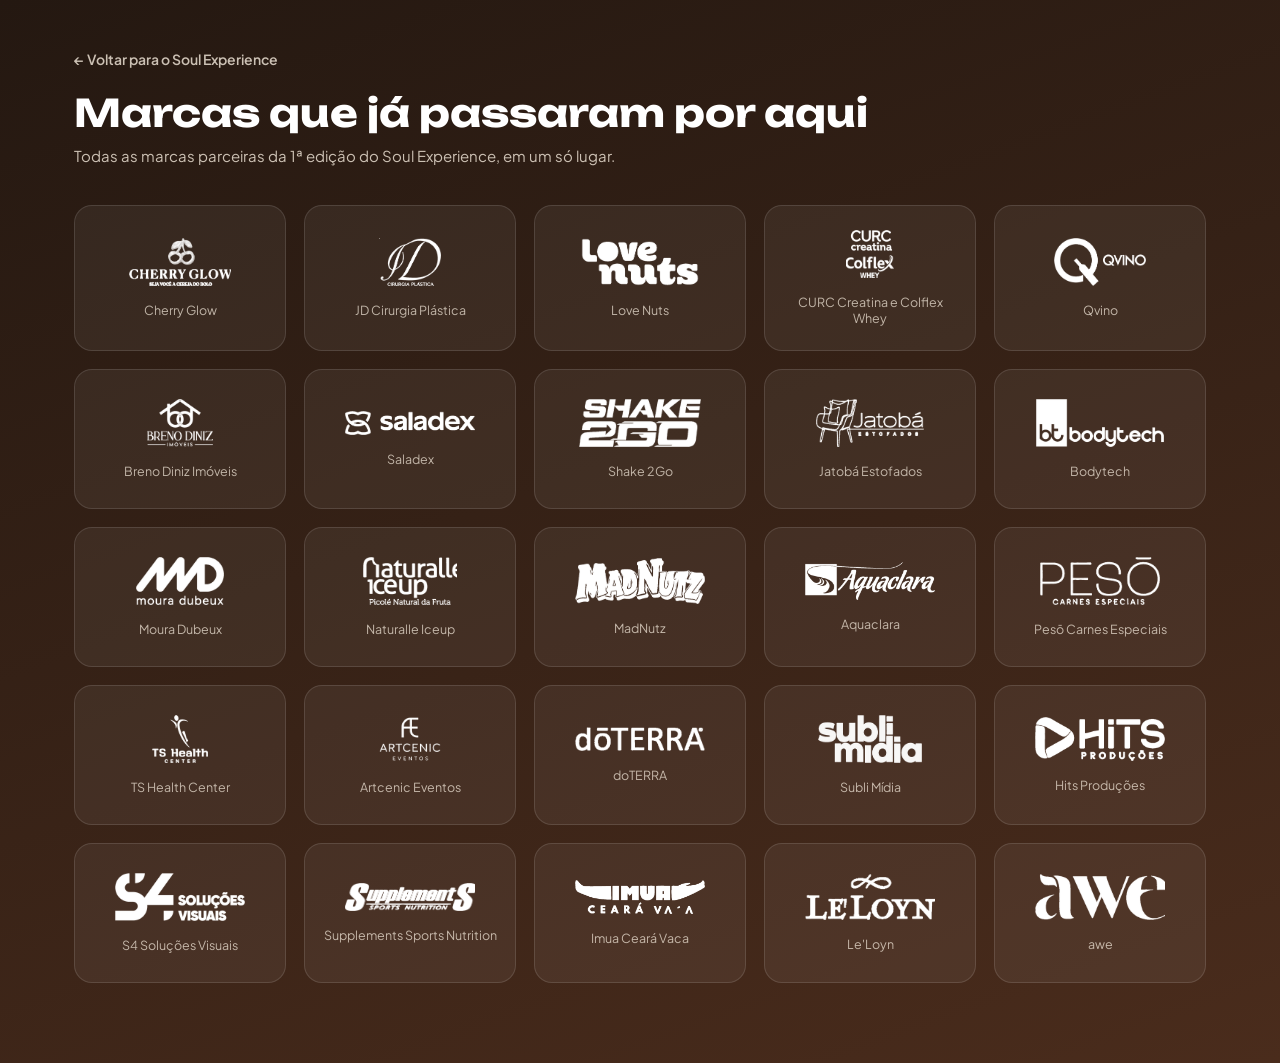
<file: marcas.html>
<!doctype html>
<html lang="pt-BR">
<head>
<!-- Google tag (gtag.js) -->
<script async src="https://www.googletagmanager.com/gtag/js?id=G-2EFNE0SLZ2"></script>
<script>
  window.dataLayer = window.dataLayer || [];
  function gtag(){dataLayer.push(arguments);}
  gtag('js', new Date());
  gtag('config', 'G-2EFNE0SLZ2');
</script>
<meta charset="utf-8">
<meta name="viewport" content="width=device-width, initial-scale=1">
<meta name="description" content="Marcas que ja patrocinaram o Soul Experience.">
<link rel="icon" href="data:image/svg+xml,%3Csvg xmlns=%22http://www.w3.org/2000/svg%22 viewBox=%220 0 100 100%22%3E%3Ctext y=%22.9em%22 font-size=%2290%22%3E%F0%9F%8C%85%3C/text%3E%3C/svg%3E">
<title>Marcas parceiras · Soul Experience</title>
<style>
  @import url('https://fonts.googleapis.com/css2?family=Unbounded:wght@500;600;700;800&family=Plus+Jakarta+Sans:wght@400;500;600;700;800&display=swap');
  *{box-sizing:border-box;}
  body{
    margin:0;
    font-family:'Plus Jakarta Sans',sans-serif;
    background:linear-gradient(160deg, #241811 0%, #4A2C1C 100%);
    color:#fff;
    min-height:100vh;
  }
  .wrap{max-width:1180px;margin:0 auto;padding:48px 24px 80px;}
  a.back{
    display:inline-flex;align-items:center;gap:8px;
    color:rgba(250,240,225,.78);text-decoration:none;font-size:14px;font-weight:600;
  }
  a.back:hover{color:#fff;}
  h1{
    font-family:'Unbounded',sans-serif;font-weight:700;
    font-size:clamp(26px,4vw,38px);margin:20px 0 10px;
  }
  p.lede{color:rgba(250,240,225,.78);font-size:15px;max-width:600px;margin:0 0 40px;}
  .brand-grid{
    display:grid;grid-template-columns:repeat(auto-fill,minmax(180px,1fr));gap:18px;
  }
  .brand-card{
    background:rgba(255,255,255,.06);
    border:1px solid rgba(255,255,255,.12);
    border-radius:18px;
    padding:24px 18px;
    display:flex;flex-direction:column;align-items:center;justify-content:center;gap:16px;
    min-height:140px;min-width:0;
    transition:background .2s,border-color .2s;
  }
  .brand-card:hover{background:rgba(255,255,255,.1);border-color:rgba(255,255,255,.24);}
  .brand-card img{max-width:130px;max-height:48px;width:auto;height:auto;object-fit:contain;}
  .brand-card span{font-size:12.5px;color:rgba(250,240,225,.7);text-align:center;}
</style>
<!-- Meta Pixel (Soul Experience) -->
<script>
!function(f,b,e,v,n,t,s){if(f.fbq)return;n=f.fbq=function(){n.callMethod?
n.callMethod.apply(n,arguments):n.queue.push(arguments)};if(!f._fbq)f._fbq=n;
n.push=n;n.loaded=!0;n.version='2.0';n.queue=[];t=b.createElement(e);t.async=!0;
t.src=v;s=b.getElementsByTagName(e)[0];s.parentNode.insertBefore(t,s)}(window,
document,'script','https://connect.facebook.net/en_US/fbevents.js');
fbq('init','950125834809504');
fbq('track','PageView');
(function(){
  function track(ev, params){ try{ window.fbq && fbq('track', ev, params || {}); }catch(e){} }
  // Cliques em "Quero meu ingresso" (Sympla) e no WhatsApp
  document.addEventListener('click', function(e){
    var a = e.target.closest && e.target.closest('a[href]');
    if(!a) return;
    var h = a.getAttribute('href') || '';
    if(h.indexOf('sympla.com.br') !== -1){ track('InitiateCheckout', {content_ids:['soul-2a-edicao-ingresso'], content_type:'product', content_name:'Ingresso Soul Experience', currency:'BRL', value:99.99}); }
    else if(h.indexOf('wa.me') !== -1){ track('Contact'); }
  }, true);
  // Cadastros: newsletter e lista de espera
  document.addEventListener('submit', function(e){
    var id = e.target && e.target.id;
    if(id === 'newsletterForm'){ track('Lead', {content_name:'Newsletter'}); }
    else if(id === 'waitlistForm'){ track('Lead', {content_name:'Lista de espera'}); }
  }, true);
})();
</script>
<noscript><img height="1" width="1" style="display:none" src="https://www.facebook.com/tr?id=950125834809504&ev=PageView&noscript=1" alt=""></noscript>
<!-- End Meta Pixel -->
<script>
/* Sem zoom por mouse ou teclado no computador (ctrl + scroll, ctrl + / -, pinça no trackpad) */
(function(){
  window.addEventListener('wheel', function(e){ if (e.ctrlKey) e.preventDefault(); }, {passive:false});
  window.addEventListener('keydown', function(e){
    if ((e.ctrlKey || e.metaKey) && (e.key === '+' || e.key === '-' || e.key === '=' || e.key === '_' || e.keyCode === 107 || e.keyCode === 109)) e.preventDefault();
  });
  ['gesturestart','gesturechange','gestureend'].forEach(function(t){ document.addEventListener(t, function(e){ e.preventDefault(); }); });
})();
</script>
</head>
<body>
  <div class="wrap">
    <a class="back" href="index.html" onclick="if(document.referrer.indexOf(location.host)>-1 || history.length>1){history.back();return false;}">&#8592; Voltar para o Soul Experience</a>
    <h1>Marcas que já passaram por aqui</h1>
    <p class="lede">Todas as marcas parceiras da 1ª edição do Soul Experience, em um só lugar.</p>
    <div class="brand-grid">
      <div class="brand-card"><img src="assets/brands/cherry-glow.png" alt="Cherry Glow"><span>Cherry Glow</span></div>
      <div class="brand-card"><img src="assets/brands/jd-cirurgia.png" alt="JD Cirurgia Plástica"><span>JD Cirurgia Plástica</span></div>
      <div class="brand-card"><img src="assets/brands/love-nuts.png" alt="Love Nuts"><span>Love Nuts</span></div>
      <div class="brand-card"><img src="assets/brands/curc-colflex.png" alt="CURC Creatina e Colflex Whey"><span>CURC Creatina e Colflex Whey</span></div>
      <div class="brand-card"><img src="assets/brands/qvino.png" alt="Qvino"><span>Qvino</span></div>
      <div class="brand-card"><img src="assets/brands/breno-diniz.png" alt="Breno Diniz Imóveis"><span>Breno Diniz Imóveis</span></div>
      <div class="brand-card"><img src="assets/brands/saladex.png" alt="Saladex"><span>Saladex</span></div>
      <div class="brand-card"><img src="assets/brands/shake2go.png" alt="Shake 2Go"><span>Shake 2Go</span></div>
      <div class="brand-card"><img src="assets/brands/jatoba.png" alt="Jatobá Estofados"><span>Jatobá Estofados</span></div>
      <div class="brand-card"><img src="assets/brands/bodytech.png" alt="Bodytech"><span>Bodytech</span></div>
      <div class="brand-card"><img src="assets/brands/moura-dubeux.png" alt="Moura Dubeux"><span>Moura Dubeux</span></div>
      <div class="brand-card"><img src="assets/brands/naturalle-iceup.png" alt="Naturalle Iceup"><span>Naturalle Iceup</span></div>
      <div class="brand-card"><img src="assets/brands/madnutz.png" alt="MadNutz"><span>MadNutz</span></div>
      <div class="brand-card"><img src="assets/brands/aquaclara.png" alt="Aquaclara"><span>Aquaclara</span></div>
      <div class="brand-card"><img src="assets/brands/peso-carnes.png" alt="Pesō Carnes Especiais"><span>Pesō Carnes Especiais</span></div>
      <div class="brand-card"><img src="assets/brands/ts-health.png" alt="TS Health Center"><span>TS Health Center</span></div>
      <div class="brand-card"><img src="assets/brands/artcenic.png" alt="Artcenic Eventos"><span>Artcenic Eventos</span></div>
      <div class="brand-card"><img src="assets/brands/doterra.png" alt="doTERRA"><span>doTERRA</span></div>
      <div class="brand-card"><img src="assets/brands/subli-midia.png" alt="Subli Mídia"><span>Subli Mídia</span></div>
      <div class="brand-card"><img src="assets/brands/hits-producoes.png" alt="Hits Produções"><span>Hits Produções</span></div>
      <div class="brand-card"><img src="assets/brands/s4-solucoes.png" alt="S4 Soluções Visuais"><span>S4 Soluções Visuais</span></div>
      <div class="brand-card"><img src="assets/brands/supplements.png" alt="Supplements Sports Nutrition"><span>Supplements Sports Nutrition</span></div>
      <div class="brand-card"><img src="assets/brands/imua-ceara.png" alt="Imua Ceará Vaca"><span>Imua Ceará Vaca</span></div>
      <div class="brand-card"><img src="assets/brands/leloyn.png" alt="Le'Loyn"><span>Le'Loyn</span></div>
      <div class="brand-card"><img src="assets/brands/awe.png" alt="awe"><span>awe</span></div>
    </div>
  </div>
</body>
</html>
</file>
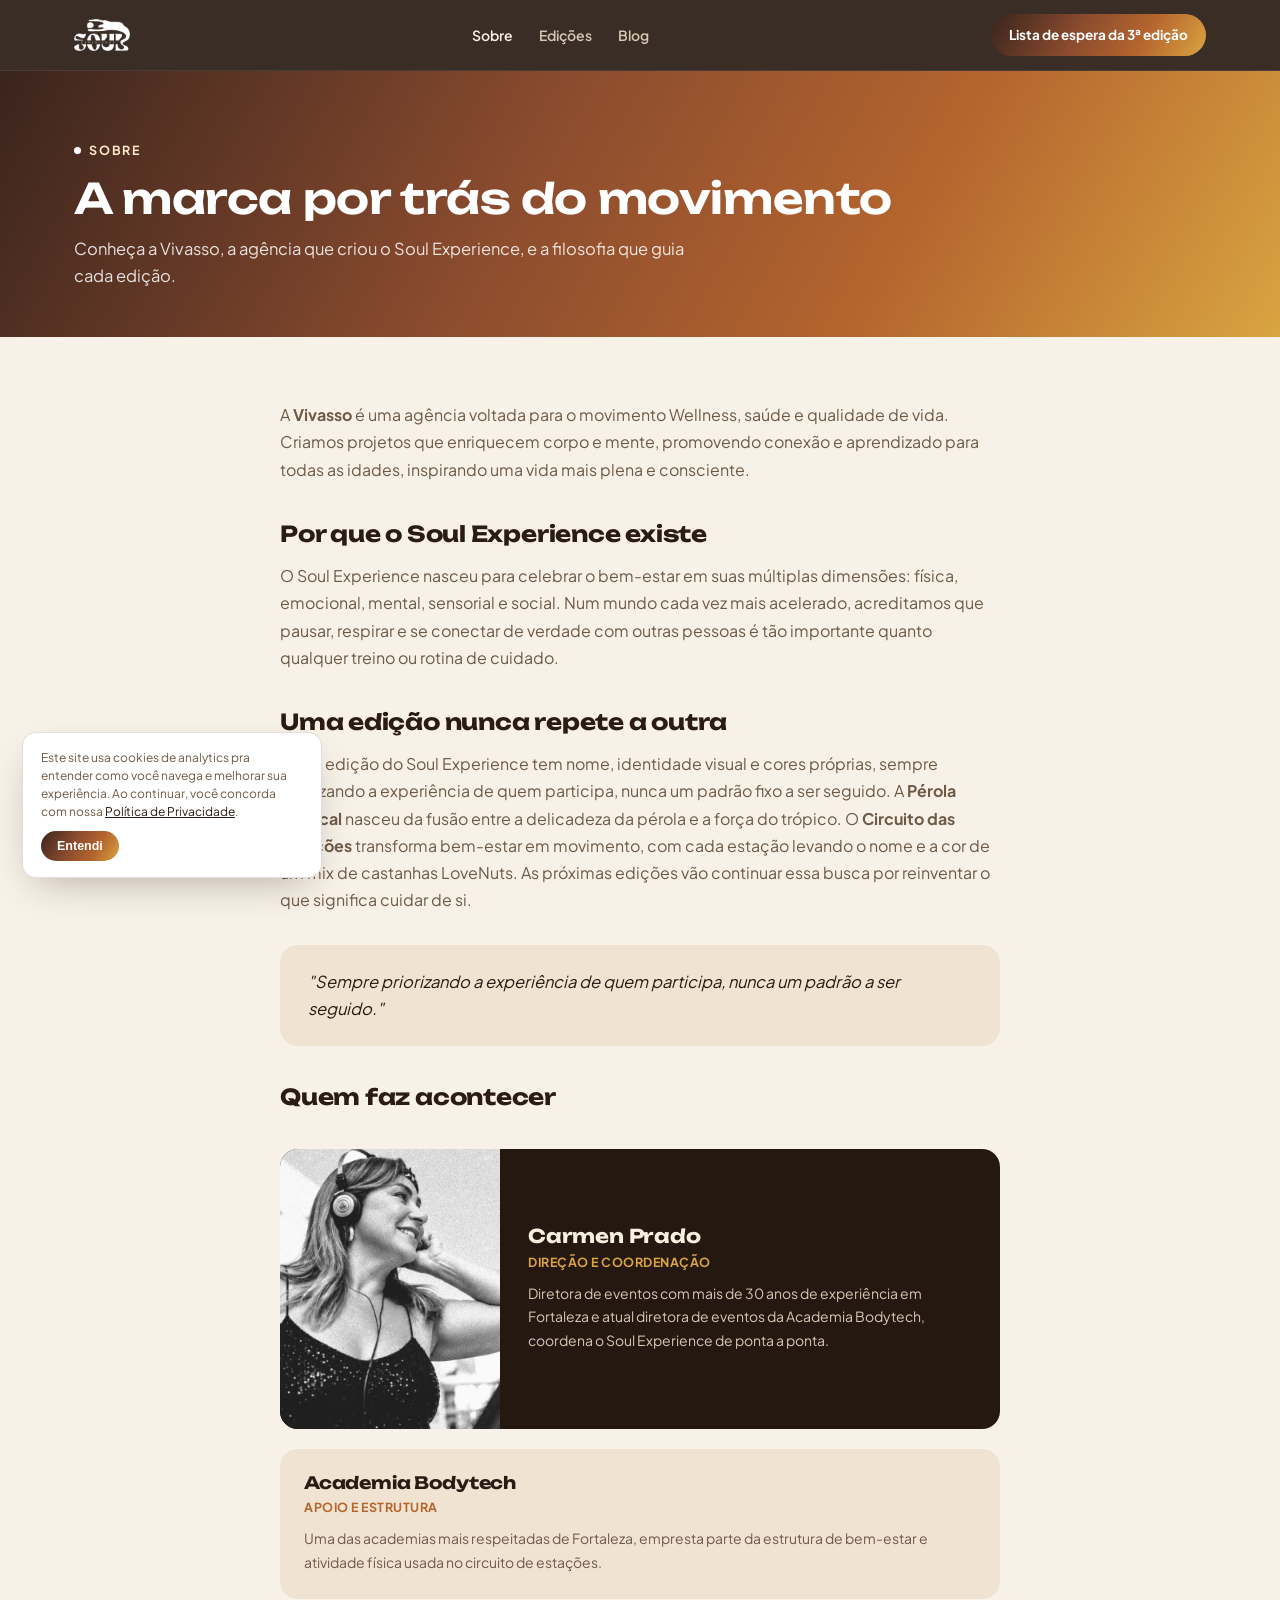
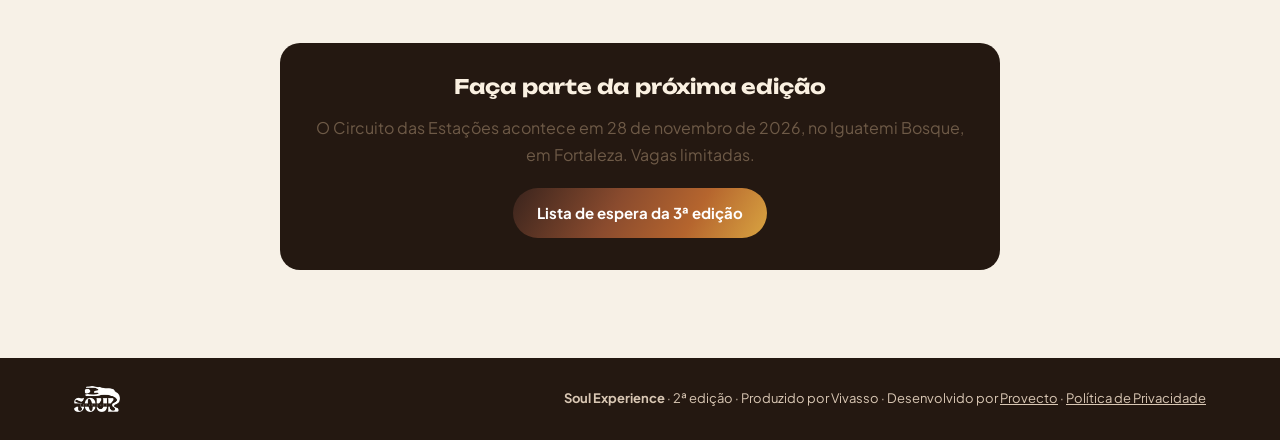
<file: sobre.html>
<!doctype html>
<html lang="pt-BR">
<head>
<!-- Google tag (gtag.js) -->
<script async src="https://www.googletagmanager.com/gtag/js?id=G-2EFNE0SLZ2"></script>
<script>
  window.dataLayer = window.dataLayer || [];
  function gtag(){dataLayer.push(arguments);}
  gtag('js', new Date());
  gtag('config', 'G-2EFNE0SLZ2');
</script>
<script>(function(){if('scrollRestoration' in history){history.scrollRestoration='manual';}if(location.hash){history.replaceState(null,'',location.pathname+location.search);}window.scrollTo(0,0);function toTop(){window.scrollTo(0,0);}window.addEventListener('load',toTop);window.addEventListener('pageshow',toTop);})();</script>
<meta charset="utf-8">
<meta name="viewport" content="width=device-width, initial-scale=1">
<title>Sobre | Soul Experience</title>
<meta name="description" content="Conheça a Vivasso, agência de wellness por trás do Soul Experience, e a filosofia que guia cada edição do evento em Fortaleza.">
<link rel="canonical" href="https://soulexperience.vivasso.com.br/sobre.html">
<meta property="og:type" content="website">
<meta property="og:title" content="Sobre | Soul Experience">
<meta property="og:description" content="Conheça a Vivasso, agência de wellness por trás do Soul Experience, e a filosofia que guia cada edição do evento em Fortaleza.">
<meta property="og:image" content="https://soulexperience.vivasso.com.br/assets/og-image.png">
<meta property="og:url" content="https://soulexperience.vivasso.com.br/sobre.html">
<meta name="twitter:card" content="summary_large_image">
<meta name="twitter:title" content="Sobre | Soul Experience">
<meta name="twitter:description" content="Conheça a Vivasso, agência de wellness por trás do Soul Experience, e a filosofia que guia cada edição do evento em Fortaleza.">
<meta name="twitter:image" content="https://soulexperience.vivasso.com.br/assets/og-image.png">
<link rel="icon" type="image/png" href="assets/favicon.png?v=3">
<link rel="stylesheet" href="blog/blog.css">
<script type="text/javascript">
    (function(c,l,a,r,i,t,y){
        c[a]=c[a]||function(){(c[a].q=c[a].q||[]).push(arguments)};
        t=l.createElement(r);t.async=1;t.src="https://www.clarity.ms/tag/"+i;
        y=l.getElementsByTagName(r)[0];y.parentNode.insertBefore(t,y);
    })(window, document, "clarity", "script", "ylof0bpew7");
</script>
<style>
  .about-section{max-width:720px;margin:0 auto;padding-block:48px}
  .about-section p{margin-top:16px;font-size:16px;color:var(--ink-soft);line-height:1.7}
  .about-section h2{font-size:22px;font-weight:700;margin-top:38px}
  .about-quote{margin-top:32px;padding:24px 28px;background:var(--bg-panel);border-radius:18px;font-style:italic;font-size:16.5px;color:var(--ink)}
  .about-people{margin-top:40px;display:flex;flex-direction:column;gap:20px}
  .about-person{background:var(--bg-panel);border-radius:18px;padding:24px}
  .about-person h3{font-family:var(--font-display);font-size:17px;font-weight:700;color:var(--ink)}
  .about-person span{display:block;margin-top:4px;font-size:12.5px;font-weight:700;letter-spacing:.04em;text-transform:uppercase;color:var(--violet)}
  .about-person p{margin-top:10px;font-size:14px;color:var(--ink-soft)}
  .about-person.featured{display:flex;align-items:center;gap:28px;padding:0;overflow:hidden;background:var(--bg-dark)}
  .about-person.featured img{width:220px;height:280px;object-fit:cover;flex-shrink:0;display:block}
  .about-person.featured .content{padding:24px 28px 24px 0}
  .about-person.featured h3{color:var(--ink-on-dark);font-size:19px}
  .about-person.featured span{color:var(--gold)}
  .about-person.featured p{color:var(--ink-on-dark-soft)}
  @media (max-width:560px){.about-person.featured{flex-direction:column;gap:0}.about-person.featured img{width:100%;height:260px}.about-person.featured .content{padding:20px 22px 24px}}
</style>
<!-- Meta Pixel (Soul Experience) -->
<script>
!function(f,b,e,v,n,t,s){if(f.fbq)return;n=f.fbq=function(){n.callMethod?
n.callMethod.apply(n,arguments):n.queue.push(arguments)};if(!f._fbq)f._fbq=n;
n.push=n;n.loaded=!0;n.version='2.0';n.queue=[];t=b.createElement(e);t.async=!0;
t.src=v;s=b.getElementsByTagName(e)[0];s.parentNode.insertBefore(t,s)}(window,
document,'script','https://connect.facebook.net/en_US/fbevents.js');
fbq('init','950125834809504');
fbq('track','PageView');
(function(){
  function track(ev, params){ try{ window.fbq && fbq('track', ev, params || {}); }catch(e){} }
  // Cliques em "Quero meu ingresso" (Sympla) e no WhatsApp
  document.addEventListener('click', function(e){
    var a = e.target.closest && e.target.closest('a[href]');
    if(!a) return;
    var h = a.getAttribute('href') || '';
    if(h.indexOf('sympla.com.br') !== -1){ track('InitiateCheckout', {content_ids:['soul-2a-edicao-ingresso'], content_type:'product', content_name:'Ingresso Soul Experience', currency:'BRL', value:99.99}); }
    else if(h.indexOf('wa.me') !== -1){ track('Contact'); }
  }, true);
  // Cadastros: newsletter e lista de espera
  document.addEventListener('submit', function(e){
    var id = e.target && e.target.id;
    if(id === 'newsletterForm'){ track('Lead', {content_name:'Newsletter'}); }
    else if(id === 'waitlistForm'){ track('Lead', {content_name:'Lista de espera'}); }
  }, true);
})();
</script>
<noscript><img height="1" width="1" style="display:none" src="https://www.facebook.com/tr?id=950125834809504&ev=PageView&noscript=1" alt=""></noscript>
<!-- End Meta Pixel -->
<script>
/* Sem zoom por mouse ou teclado no computador (ctrl + scroll, ctrl + / -, pinça no trackpad) */
(function(){
  window.addEventListener('wheel', function(e){ if (e.ctrlKey) e.preventDefault(); }, {passive:false});
  window.addEventListener('keydown', function(e){
    if ((e.ctrlKey || e.metaKey) && (e.key === '+' || e.key === '-' || e.key === '=' || e.key === '_' || e.keyCode === 107 || e.keyCode === 109)) e.preventDefault();
  });
  ['gesturestart','gesturechange','gestureend'].forEach(function(t){ document.addEventListener(t, function(e){ e.preventDefault(); }); });
})();
</script>
</head>
<body>

<nav class="nav">
  <div class="wrap nav-inner">
    <a class="brand" href="index.html"><img src="assets/logo-soul-nav.png" alt="Soul Experience" width="168" height="96"></a>
    <div class="nav-links">
      <a href="sobre.html" class="active">Sobre</a>
      <a href="edicoes.html">Edições</a>
      <a href="blog.html">Blog</a>
    </div>
    <a class="nav-cta" href="index.html#terceira-edicao">Lista de espera da 3ª edição</a>
  </div>
</nav>

<header class="blog-hero">
  <div class="wrap">
    <span class="eyebrow">Sobre</span>
    <h1>A marca por trás do movimento</h1>
    <p>Conheça a Vivasso, a agência que criou o Soul Experience, e a filosofia que guia cada edição.</p>
  </div>
</header>

<div class="wrap">
  <div class="about-section">
    <p>A <strong>Vivasso</strong> é uma agência voltada para o movimento Wellness, saúde e qualidade de vida. Criamos projetos que enriquecem corpo e mente, promovendo conexão e aprendizado para todas as idades, inspirando uma vida mais plena e consciente.</p>

    <h2>Por que o Soul Experience existe</h2>
    <p>O Soul Experience nasceu para celebrar o bem-estar em suas múltiplas dimensões: física, emocional, mental, sensorial e social. Num mundo cada vez mais acelerado, acreditamos que pausar, respirar e se conectar de verdade com outras pessoas é tão importante quanto qualquer treino ou rotina de cuidado.</p>

    <h2>Uma edição nunca repete a outra</h2>
    <p>Cada edição do Soul Experience tem nome, identidade visual e cores próprias, sempre priorizando a experiência de quem participa, nunca um padrão fixo a ser seguido. A <strong>Pérola Tropical</strong> nasceu da fusão entre a delicadeza da pérola e a força do trópico. O <strong>Circuito das Estações</strong> transforma bem-estar em movimento, com cada estação levando o nome e a cor de um mix de castanhas LoveNuts. As próximas edições vão continuar essa busca por reinventar o que significa cuidar de si.</p>

    <div class="about-quote">"Sempre priorizando a experiência de quem participa, nunca um padrão a ser seguido."</div>

    <h2>Quem faz acontecer</h2>
    <div class="about-people">
      <div class="about-person featured">
        <img src="assets/team/carmen-prado-photo.webp" alt="Carmen Prado">
        <div class="content">
          <h3>Carmen Prado</h3>
          <span>Direção e coordenação</span>
          <p>Diretora de eventos com mais de 30 anos de experiência em Fortaleza e atual diretora de eventos da Academia Bodytech, coordena o Soul Experience de ponta a ponta.</p>
        </div>
      </div>
      <div class="about-person">
        <h3>Academia Bodytech</h3>
        <span>Apoio e estrutura</span>
        <p>Uma das academias mais respeitadas de Fortaleza, empresta parte da estrutura de bem-estar e atividade física usada no circuito de estações.</p>
      </div>
    </div>

    <div class="article-cta">
      <h3>Faça parte da próxima edição</h3>
      <p>O Circuito das Estações acontece em 28 de novembro de 2026, no Iguatemi Bosque, em Fortaleza. Vagas limitadas.</p>
      <a class="btn btn-grad" href="index.html#terceira-edicao">Lista de espera da 3ª edição</a>
    </div>
  </div>
</div>

<footer>
  <div class="wrap foot-inner">
    <div class="foot-brand"><img src="assets/logo-soul-nav.png" alt="Soul Experience" width="168" height="96"></div>
    <span><strong>Soul Experience</strong> · 2ª edição · Produzido por Vivasso · Desenvolvido por <a href="https://provecto.app" target="_blank" rel="noopener">Provecto</a> · <a href="index.html#privacidade">Política de Privacidade</a></span>
  </div>
</footer>

<div class="cookie-notice" id="cookie-notice">
  <p>Este site usa cookies de analytics pra entender como você navega e melhorar sua experiência. Ao continuar, você concorda com nossa <a href="index.html#privacidade">Política de Privacidade</a>.</p>
  <button type="button" id="cookie-ok">Entendi</button>
</div>
<script>
(function(){
  var notice = document.getElementById('cookie-notice');
  var ok = document.getElementById('cookie-ok');
  var already = false;
  try { already = localStorage.getItem('se_cookie_ok') === '1'; } catch(e){}
  if (already) { notice.style.display = 'none'; }
  ok.addEventListener('click', function(){
    notice.style.display = 'none';
    try { localStorage.setItem('se_cookie_ok', '1'); } catch(e){}
  });
})();
</script>

</body>
</html>
</file>
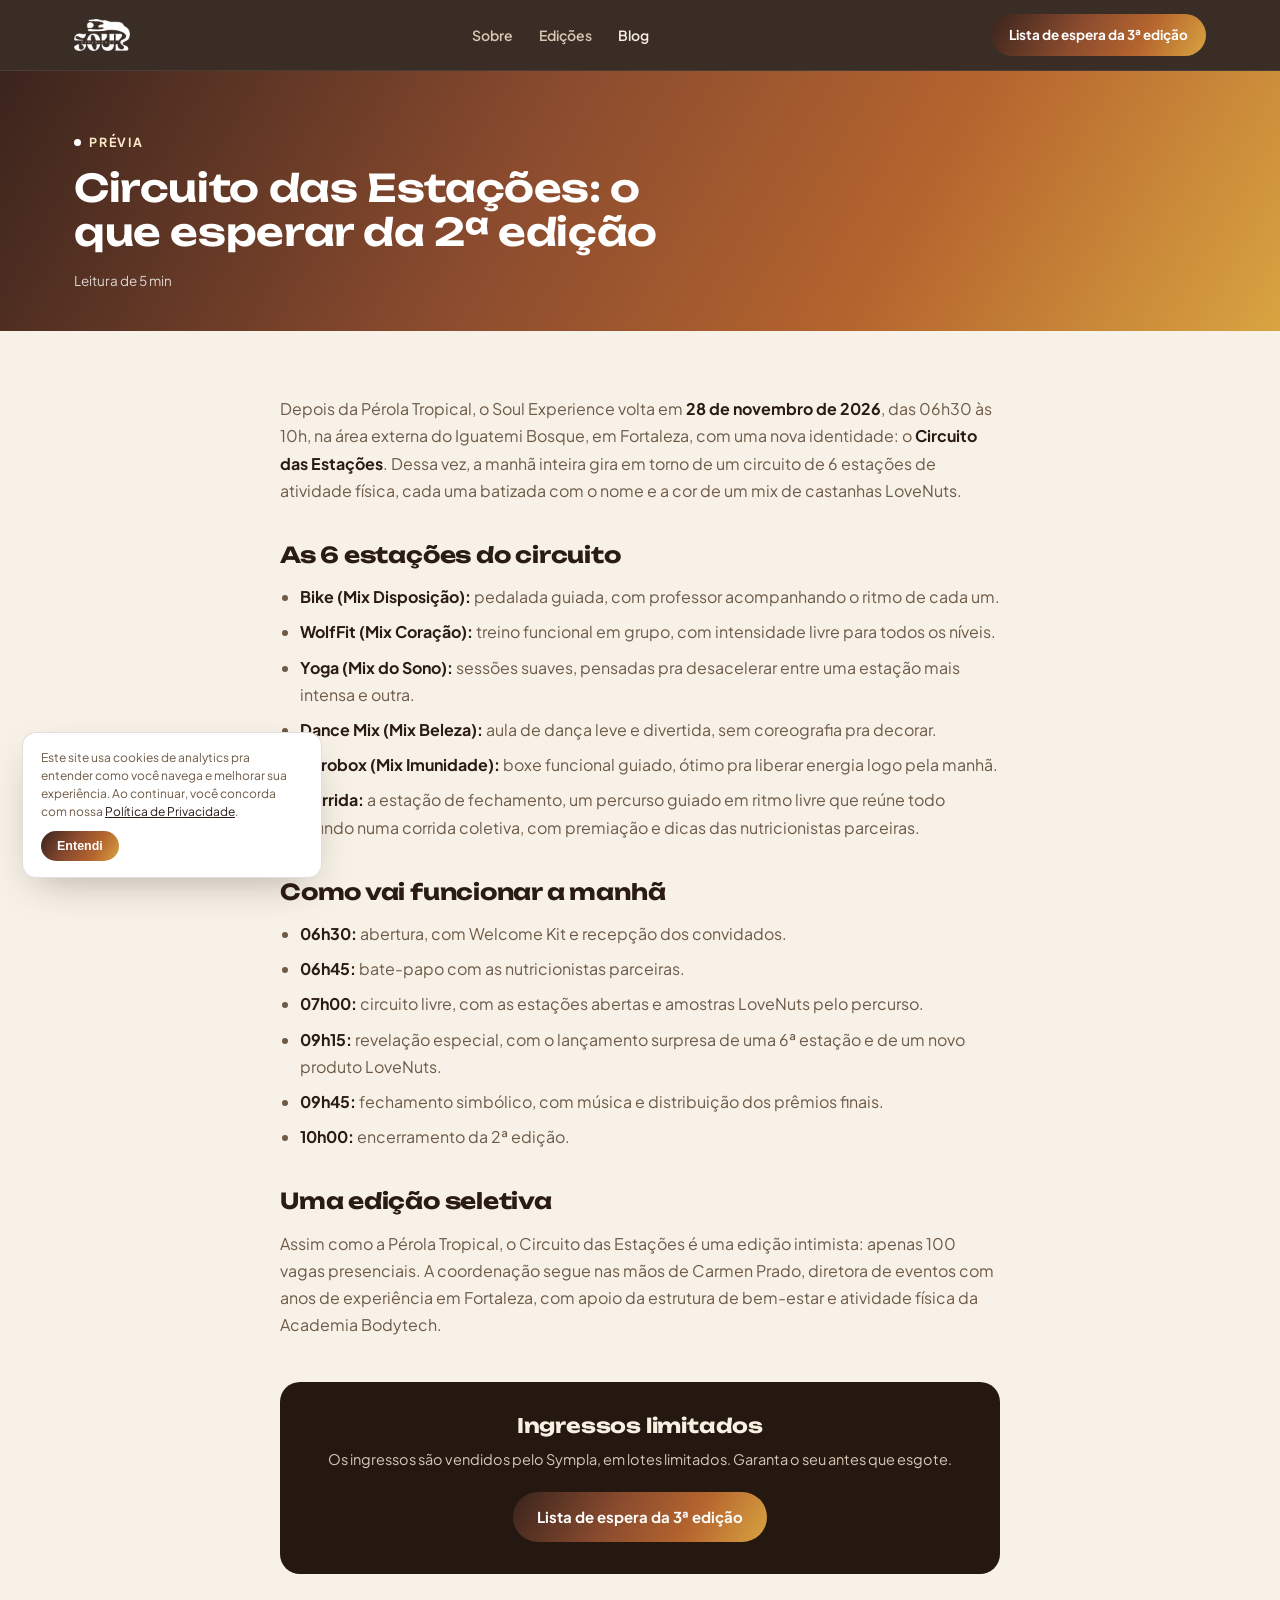
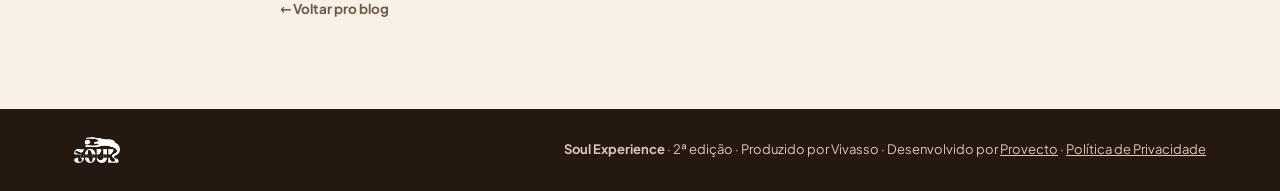
<file: blog/circuito-das-estacoes-2a-edicao.html>
<!doctype html>
<html lang="pt-BR">
<head>
<!-- Google tag (gtag.js) -->
<script async src="https://www.googletagmanager.com/gtag/js?id=G-2EFNE0SLZ2"></script>
<script>
  window.dataLayer = window.dataLayer || [];
  function gtag(){dataLayer.push(arguments);}
  gtag('js', new Date());
  gtag('config', 'G-2EFNE0SLZ2');
</script>
<script>(function(){if('scrollRestoration' in history){history.scrollRestoration='manual';}if(location.hash){history.replaceState(null,'',location.pathname+location.search);}window.scrollTo(0,0);function toTop(){window.scrollTo(0,0);}window.addEventListener('load',toTop);window.addEventListener('pageshow',toTop);})();</script>
<meta charset="utf-8">
<meta name="viewport" content="width=device-width, initial-scale=1">
<title>Circuito das Estações: o que esperar da 2ª edição | Blog Soul Experience</title>
<meta name="description" content="Bike, WolfFit, Yoga, Dance Mix, Aerobox e Corrida: conheça as 6 estações da 2ª edição do Soul Experience, em 28 de novembro de 2026 no Iguatemi Bosque.">
<link rel="canonical" href="https://soulexperience.vivasso.com.br/blog/circuito-das-estacoes-2a-edicao.html">
<meta property="og:type" content="article">
<meta property="og:title" content="Circuito das Estações: o que esperar da 2ª edição">
<meta property="og:description" content="Bike, WolfFit, Yoga, Dance Mix, Aerobox e Corrida: conheça as 6 estações da 2ª edição do Soul Experience, em 28 de novembro de 2026 no Iguatemi Bosque.">
<meta property="og:image" content="https://soulexperience.vivasso.com.br/assets/og-image.png">
<meta property="og:url" content="https://soulexperience.vivasso.com.br/blog/circuito-das-estacoes-2a-edicao.html">
<meta name="twitter:card" content="summary_large_image">
<meta name="twitter:title" content="Circuito das Estações: o que esperar da 2ª edição">
<meta name="twitter:description" content="Bike, WolfFit, Yoga, Dance Mix, Aerobox e Corrida: conheça as 6 estações da 2ª edição do Soul Experience, em 28 de novembro de 2026 no Iguatemi Bosque.">
<meta name="twitter:image" content="https://soulexperience.vivasso.com.br/assets/og-image.png">
<script type="application/ld+json">
{
  "@context": "https://schema.org",
  "@type": "Article",
  "headline": "Circuito das Estações: o que esperar da 2ª edição",
  "description": "Bike, WolfFit, Yoga, Dance Mix, Aerobox e Corrida: conheça as 6 estações da 2ª edição do Soul Experience, em 28 de novembro de 2026 no Iguatemi Bosque.",
  "datePublished": "2026-09-21",
  "author": { "@type": "Organization", "name": "Vivasso" },
  "publisher": {
    "@type": "Organization",
    "name": "Soul Experience",
    "logo": { "@type": "ImageObject", "url": "https://soulexperience.vivasso.com.br/assets/logo-soul-nav.png" }
  },
  "mainEntityOfPage": "https://soulexperience.vivasso.com.br/blog/circuito-das-estacoes-2a-edicao.html"
}
</script>
<link rel="icon" type="image/png" href="../assets/favicon.png?v=3">
<link rel="stylesheet" href="../blog/blog.css">
<script type="text/javascript">
    (function(c,l,a,r,i,t,y){
        c[a]=c[a]||function(){(c[a].q=c[a].q||[]).push(arguments)};
        t=l.createElement(r);t.async=1;t.src="https://www.clarity.ms/tag/"+i;
        y=l.getElementsByTagName(r)[0];y.parentNode.insertBefore(t,y);
    })(window, document, "clarity", "script", "ylof0bpew7");
</script>
<!-- Meta Pixel (Soul Experience) -->
<script>
!function(f,b,e,v,n,t,s){if(f.fbq)return;n=f.fbq=function(){n.callMethod?
n.callMethod.apply(n,arguments):n.queue.push(arguments)};if(!f._fbq)f._fbq=n;
n.push=n;n.loaded=!0;n.version='2.0';n.queue=[];t=b.createElement(e);t.async=!0;
t.src=v;s=b.getElementsByTagName(e)[0];s.parentNode.insertBefore(t,s)}(window,
document,'script','https://connect.facebook.net/en_US/fbevents.js');
fbq('init','950125834809504');
fbq('track','PageView');
(function(){
  function track(ev, params){ try{ window.fbq && fbq('track', ev, params || {}); }catch(e){} }
  // Cliques em "Quero meu ingresso" (Sympla) e no WhatsApp
  document.addEventListener('click', function(e){
    var a = e.target.closest && e.target.closest('a[href]');
    if(!a) return;
    var h = a.getAttribute('href') || '';
    if(h.indexOf('sympla.com.br') !== -1){ track('InitiateCheckout', {content_ids:['soul-2a-edicao-ingresso'], content_type:'product', content_name:'Ingresso Soul Experience', currency:'BRL', value:99.99}); }
    else if(h.indexOf('wa.me') !== -1){ track('Contact'); }
  }, true);
  // Cadastros: newsletter e lista de espera
  document.addEventListener('submit', function(e){
    var id = e.target && e.target.id;
    if(id === 'newsletterForm'){ track('Lead', {content_name:'Newsletter'}); }
    else if(id === 'waitlistForm'){ track('Lead', {content_name:'Lista de espera'}); }
  }, true);
})();
</script>
<noscript><img height="1" width="1" style="display:none" src="https://www.facebook.com/tr?id=950125834809504&ev=PageView&noscript=1" alt=""></noscript>
<!-- End Meta Pixel -->
<script>
/* Sem zoom por mouse ou teclado no computador (ctrl + scroll, ctrl + / -, pinça no trackpad) */
(function(){
  window.addEventListener('wheel', function(e){ if (e.ctrlKey) e.preventDefault(); }, {passive:false});
  window.addEventListener('keydown', function(e){
    if ((e.ctrlKey || e.metaKey) && (e.key === '+' || e.key === '-' || e.key === '=' || e.key === '_' || e.keyCode === 107 || e.keyCode === 109)) e.preventDefault();
  });
  ['gesturestart','gesturechange','gestureend'].forEach(function(t){ document.addEventListener(t, function(e){ e.preventDefault(); }); });
})();
</script>
</head>
<body>

<nav class="nav">
  <div class="wrap nav-inner">
    <a class="brand" href="../index.html"><img src="../assets/logo-soul-nav.png" alt="Soul Experience" width="168" height="96"></a>
    <div class="nav-links">
      <a href="../sobre.html">Sobre</a>
      <a href="../edicoes.html">Edições</a>
      <a href="../blog.html" class="active">Blog</a>
    </div>
    <a class="nav-cta" href="../index.html#terceira-edicao">Lista de espera da 3ª edição</a>
  </div>
</nav>

<header class="article-hero">
  <div class="wrap">
    <span class="eyebrow tag">Prévia</span>
    <h1>Circuito das Estações: o que esperar da 2ª edição</h1>
    <p class="meta">Leitura de 5 min</p>
  </div>
</header>

<div class="wrap">
  <div class="article-body">
    <p>Depois da Pérola Tropical, o Soul Experience volta em <strong>28 de novembro de 2026</strong>, das 06h30 às 10h, na área externa do Iguatemi Bosque, em Fortaleza, com uma nova identidade: o <strong>Circuito das Estações</strong>. Dessa vez, a manhã inteira gira em torno de um circuito de 6 estações de atividade física, cada uma batizada com o nome e a cor de um mix de castanhas LoveNuts.</p>

    <h2>As 6 estações do circuito</h2>
    <ul>
      <li><b>Bike (Mix Disposição):</b> pedalada guiada, com professor acompanhando o ritmo de cada um.</li>
      <li><b>WolfFit (Mix Coração):</b> treino funcional em grupo, com intensidade livre para todos os níveis.</li>
      <li><b>Yoga (Mix do Sono):</b> sessões suaves, pensadas pra desacelerar entre uma estação mais intensa e outra.</li>
      <li><b>Dance Mix (Mix Beleza):</b> aula de dança leve e divertida, sem coreografia pra decorar.</li>
      <li><b>Aerobox (Mix Imunidade):</b> boxe funcional guiado, ótimo pra liberar energia logo pela manhã.</li>
      <li><b>Corrida:</b> a estação de fechamento, um percurso guiado em ritmo livre que reúne todo mundo numa corrida coletiva, com premiação e dicas das nutricionistas parceiras.</li>
    </ul>

    <h2>Como vai funcionar a manhã</h2>
    <ul>
      <li><b>06h30:</b> abertura, com Welcome Kit e recepção dos convidados.</li>
      <li><b>06h45:</b> bate-papo com as nutricionistas parceiras.</li>
      <li><b>07h00:</b> circuito livre, com as estações abertas e amostras LoveNuts pelo percurso.</li>
      <li><b>09h15:</b> revelação especial, com o lançamento surpresa de uma 6ª estação e de um novo produto LoveNuts.</li>
      <li><b>09h45:</b> fechamento simbólico, com música e distribuição dos prêmios finais.</li>
      <li><b>10h00:</b> encerramento da 2ª edição.</li>
    </ul>

    <h2>Uma edição seletiva</h2>
    <p>Assim como a Pérola Tropical, o Circuito das Estações é uma edição intimista: apenas 100 vagas presenciais. A coordenação segue nas mãos de Carmen Prado, diretora de eventos com anos de experiência em Fortaleza, com apoio da estrutura de bem-estar e atividade física da Academia Bodytech.</p>

    <div class="article-cta">
      <h3>Ingressos limitados</h3>
      <p>Os ingressos são vendidos pelo Sympla, em lotes limitados. Garanta o seu antes que esgote.</p>
      <a class="btn btn-grad" href="../index.html#terceira-edicao">Lista de espera da 3ª edição</a>
    </div>

    <a class="back-link" href="../blog.html" style="margin-top:24px;display:inline-flex">← Voltar pro blog</a>
  </div>
</div>

<footer>
  <div class="wrap foot-inner">
    <div class="foot-brand"><img src="../assets/logo-soul-nav.png" alt="Soul Experience" width="168" height="96"></div>
    <span><strong>Soul Experience</strong> · 2ª edição · Produzido por Vivasso · Desenvolvido por <a href="https://provecto.app" target="_blank" rel="noopener">Provecto</a> · <a href="../index.html#privacidade">Política de Privacidade</a></span>
  </div>
</footer>

<div class="cookie-notice" id="cookie-notice">
  <p>Este site usa cookies de analytics pra entender como você navega e melhorar sua experiência. Ao continuar, você concorda com nossa <a href="../index.html#privacidade">Política de Privacidade</a>.</p>
  <button type="button" id="cookie-ok">Entendi</button>
</div>
<script>
(function(){
  var notice = document.getElementById('cookie-notice');
  var ok = document.getElementById('cookie-ok');
  var already = false;
  try { already = localStorage.getItem('se_cookie_ok') === '1'; } catch(e){}
  if (already) { notice.style.display = 'none'; }
  ok.addEventListener('click', function(){
    notice.style.display = 'none';
    try { localStorage.setItem('se_cookie_ok', '1'); } catch(e){}
  });
})();
</script>

</body>
</html>
</file>
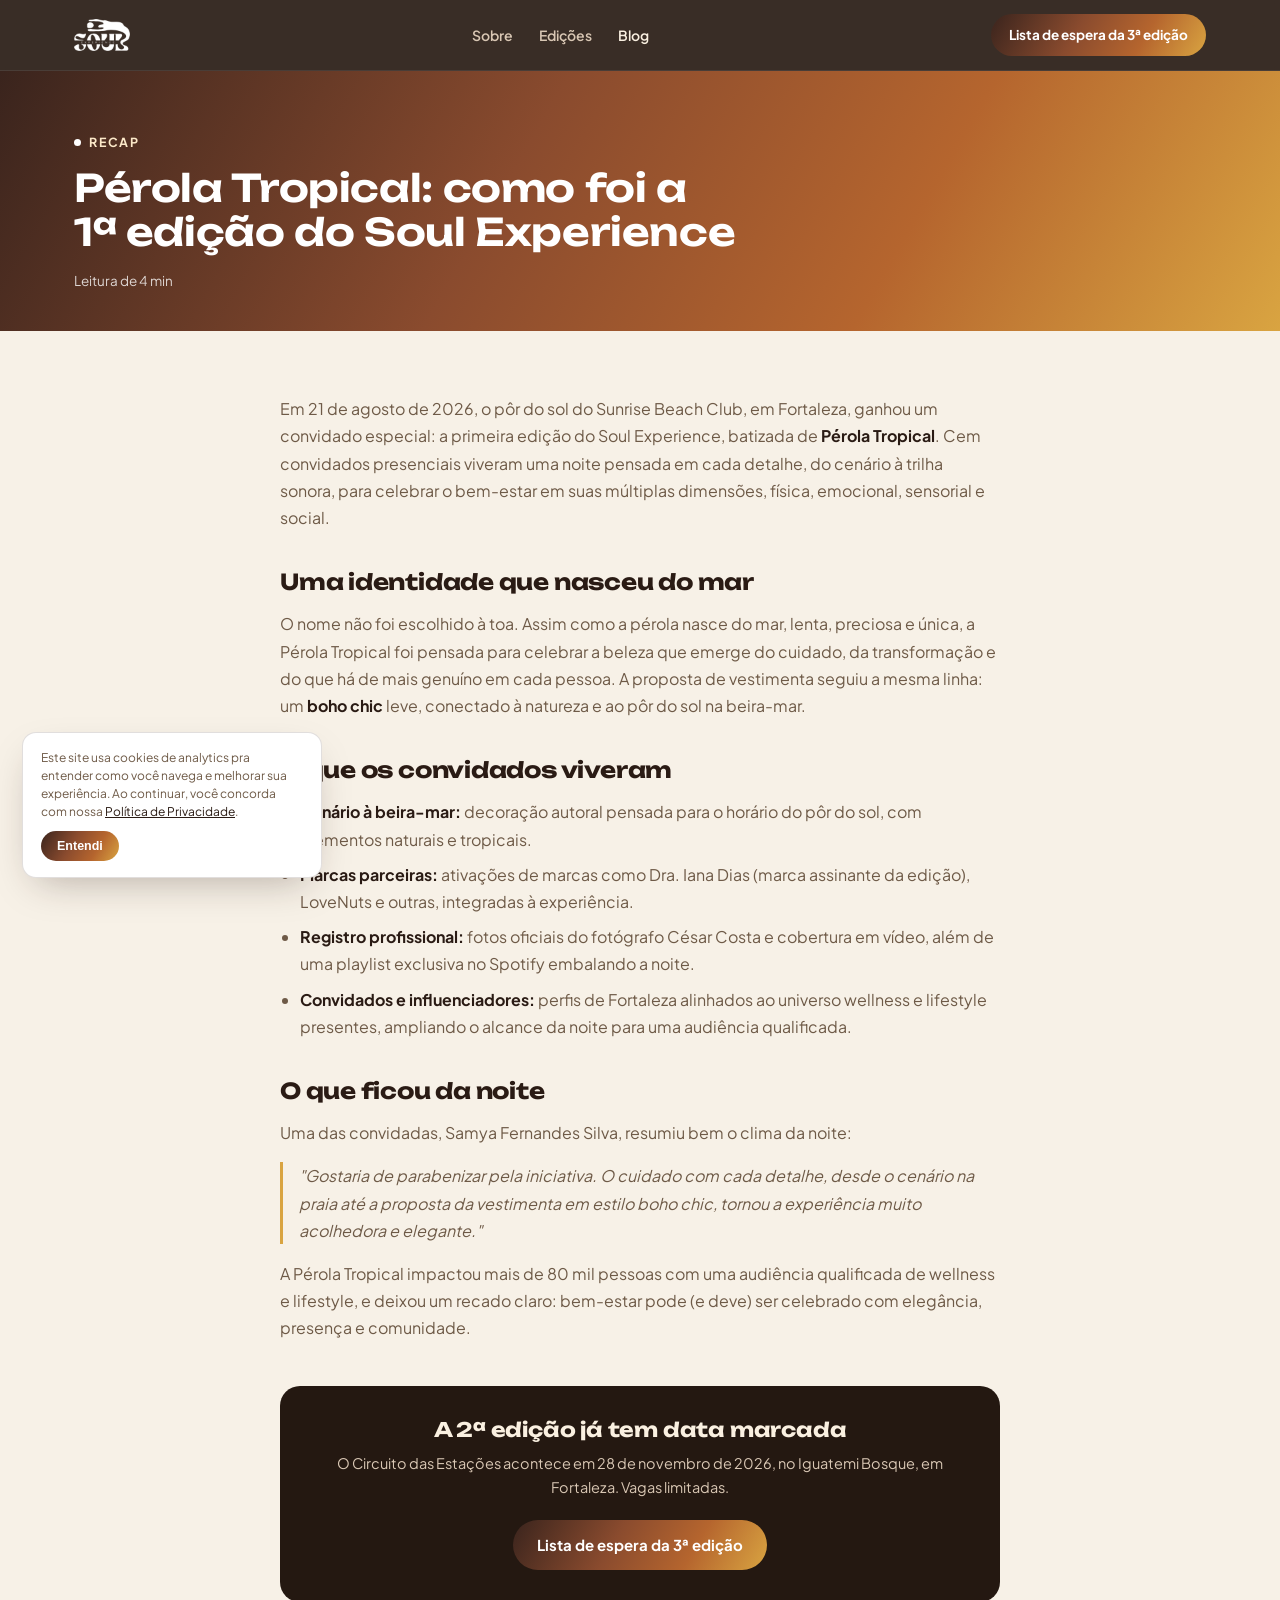
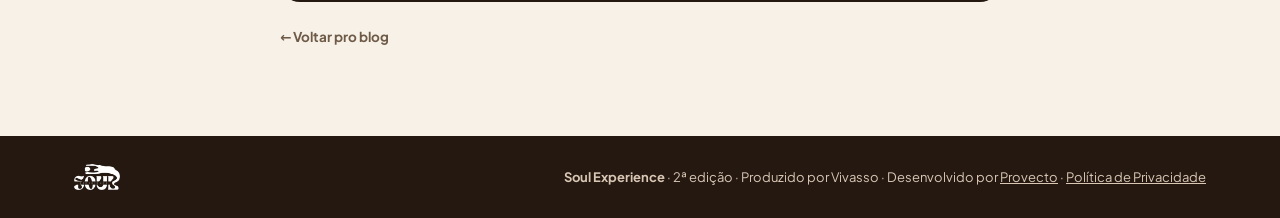
<file: blog/perola-tropical-1a-edicao.html>
<!doctype html>
<html lang="pt-BR">
<head>
<script>(function(){if('scrollRestoration' in history){history.scrollRestoration='manual';}if(location.hash){history.replaceState(null,'',location.pathname+location.search);}window.scrollTo(0,0);function toTop(){window.scrollTo(0,0);}window.addEventListener('load',toTop);window.addEventListener('pageshow',toTop);})();</script>
<meta charset="utf-8">
<meta name="viewport" content="width=device-width, initial-scale=1">
<title>Pérola Tropical: como foi a 1ª edição do Soul Experience | Blog</title>
<meta name="description" content="Relembre a Pérola Tropical, 1ª edição do Soul Experience: uma noite à beira-mar em Fortaleza que uniu bem-estar, moda praia boho chic e conexão real.">
<link rel="canonical" href="https://soulexperience.vivasso.com.br/blog/perola-tropical-1a-edicao.html">
<meta property="og:type" content="article">
<meta property="og:title" content="Pérola Tropical: como foi a 1ª edição do Soul Experience">
<meta property="og:description" content="Relembre a Pérola Tropical, 1ª edição do Soul Experience: uma noite à beira-mar em Fortaleza que uniu bem-estar, moda praia boho chic e conexão real.">
<meta property="og:image" content="https://soulexperience.vivasso.com.br/assets/og-image.png">
<meta property="og:url" content="https://soulexperience.vivasso.com.br/blog/perola-tropical-1a-edicao.html">
<meta name="twitter:card" content="summary_large_image">
<meta name="twitter:title" content="Pérola Tropical: como foi a 1ª edição do Soul Experience">
<meta name="twitter:description" content="Relembre a Pérola Tropical, 1ª edição do Soul Experience: uma noite à beira-mar em Fortaleza que uniu bem-estar, moda praia boho chic e conexão real.">
<meta name="twitter:image" content="https://soulexperience.vivasso.com.br/assets/og-image.png">
<script type="application/ld+json">
{
  "@context": "https://schema.org",
  "@type": "Article",
  "headline": "Pérola Tropical: como foi a 1ª edição do Soul Experience",
  "description": "Relembre a Pérola Tropical, 1ª edição do Soul Experience: uma noite à beira-mar em Fortaleza que uniu bem-estar, moda praia boho chic e conexão real.",
  "datePublished": "2026-09-21",
  "author": { "@type": "Organization", "name": "Vivasso" },
  "publisher": {
    "@type": "Organization",
    "name": "Soul Experience",
    "logo": { "@type": "ImageObject", "url": "https://soulexperience.vivasso.com.br/assets/logo-soul-nav.png" }
  },
  "mainEntityOfPage": "https://soulexperience.vivasso.com.br/blog/perola-tropical-1a-edicao.html"
}
</script>
<link rel="icon" type="image/png" href="../assets/favicon.png?v=3">
<link rel="stylesheet" href="../blog/blog.css">
<script type="text/javascript">
    (function(c,l,a,r,i,t,y){
        c[a]=c[a]||function(){(c[a].q=c[a].q||[]).push(arguments)};
        t=l.createElement(r);t.async=1;t.src="https://www.clarity.ms/tag/"+i;
        y=l.getElementsByTagName(r)[0];y.parentNode.insertBefore(t,y);
    })(window, document, "clarity", "script", "ylof0bpew7");
</script>
<!-- Meta Pixel (Soul Experience) -->
<script>
!function(f,b,e,v,n,t,s){if(f.fbq)return;n=f.fbq=function(){n.callMethod?
n.callMethod.apply(n,arguments):n.queue.push(arguments)};if(!f._fbq)f._fbq=n;
n.push=n;n.loaded=!0;n.version='2.0';n.queue=[];t=b.createElement(e);t.async=!0;
t.src=v;s=b.getElementsByTagName(e)[0];s.parentNode.insertBefore(t,s)}(window,
document,'script','https://connect.facebook.net/en_US/fbevents.js');
fbq('init','950125834809504');
fbq('track','PageView');
(function(){
  function track(ev, params){ try{ window.fbq && fbq('track', ev, params || {}); }catch(e){} }
  // Cliques em "Quero meu ingresso" (Sympla) e no WhatsApp
  document.addEventListener('click', function(e){
    var a = e.target.closest && e.target.closest('a[href]');
    if(!a) return;
    var h = a.getAttribute('href') || '';
    if(h.indexOf('sympla.com.br') !== -1){ track('InitiateCheckout', {content_ids:['soul-2a-edicao-ingresso'], content_type:'product', content_name:'Ingresso Soul Experience', currency:'BRL', value:99.99}); }
    else if(h.indexOf('wa.me') !== -1){ track('Contact'); }
  }, true);
  // Cadastros: newsletter e lista de espera
  document.addEventListener('submit', function(e){
    var id = e.target && e.target.id;
    if(id === 'newsletterForm'){ track('Lead', {content_name:'Newsletter'}); }
    else if(id === 'waitlistForm'){ track('Lead', {content_name:'Lista de espera'}); }
  }, true);
})();
</script>
<noscript><img height="1" width="1" style="display:none" src="https://www.facebook.com/tr?id=950125834809504&ev=PageView&noscript=1" alt=""></noscript>
<!-- End Meta Pixel -->
<script>
/* Sem zoom por mouse ou teclado no computador (ctrl + scroll, ctrl + / -, pinça no trackpad) */
(function(){
  window.addEventListener('wheel', function(e){ if (e.ctrlKey) e.preventDefault(); }, {passive:false});
  window.addEventListener('keydown', function(e){
    if ((e.ctrlKey || e.metaKey) && (e.key === '+' || e.key === '-' || e.key === '=' || e.key === '_' || e.keyCode === 107 || e.keyCode === 109)) e.preventDefault();
  });
  ['gesturestart','gesturechange','gestureend'].forEach(function(t){ document.addEventListener(t, function(e){ e.preventDefault(); }); });
})();
</script>
</head>
<body>

<nav class="nav">
  <div class="wrap nav-inner">
    <a class="brand" href="../index.html"><img src="../assets/logo-soul-nav.png" alt="Soul Experience" width="168" height="96"></a>
    <div class="nav-links">
      <a href="../sobre.html">Sobre</a>
      <a href="../edicoes.html">Edições</a>
      <a href="../blog.html" class="active">Blog</a>
    </div>
    <a class="nav-cta" href="../index.html#terceira-edicao">Lista de espera da 3ª edição</a>
  </div>
</nav>

<header class="article-hero">
  <div class="wrap">
    <span class="eyebrow tag">Recap</span>
    <h1>Pérola Tropical: como foi a 1ª edição do Soul Experience</h1>
    <p class="meta">Leitura de 4 min</p>
  </div>
</header>

<div class="wrap">
  <div class="article-body">
    <p>Em 21 de agosto de 2026, o pôr do sol do Sunrise Beach Club, em Fortaleza, ganhou um convidado especial: a primeira edição do Soul Experience, batizada de <strong>Pérola Tropical</strong>. Cem convidados presenciais viveram uma noite pensada em cada detalhe, do cenário à trilha sonora, para celebrar o bem-estar em suas múltiplas dimensões, física, emocional, sensorial e social.</p>

    <h2>Uma identidade que nasceu do mar</h2>
    <p>O nome não foi escolhido à toa. Assim como a pérola nasce do mar, lenta, preciosa e única, a Pérola Tropical foi pensada para celebrar a beleza que emerge do cuidado, da transformação e do que há de mais genuíno em cada pessoa. A proposta de vestimenta seguiu a mesma linha: um <strong>boho chic</strong> leve, conectado à natureza e ao pôr do sol na beira-mar.</p>

    <h2>O que os convidados viveram</h2>
    <ul>
      <li><b>Cenário à beira-mar:</b> decoração autoral pensada para o horário do pôr do sol, com elementos naturais e tropicais.</li>
      <li><b>Marcas parceiras:</b> ativações de marcas como Dra. Iana Dias (marca assinante da edição), LoveNuts e outras, integradas à experiência.</li>
      <li><b>Registro profissional:</b> fotos oficiais do fotógrafo César Costa e cobertura em vídeo, além de uma playlist exclusiva no Spotify embalando a noite.</li>
      <li><b>Convidados e influenciadores:</b> perfis de Fortaleza alinhados ao universo wellness e lifestyle presentes, ampliando o alcance da noite para uma audiência qualificada.</li>
    </ul>

    <h2>O que ficou da noite</h2>
    <p>Uma das convidadas, Samya Fernandes Silva, resumiu bem o clima da noite:</p>
    <p style="font-style:italic;border-left:3px solid var(--gold);padding-left:16px;">"Gostaria de parabenizar pela iniciativa. O cuidado com cada detalhe, desde o cenário na praia até a proposta da vestimenta em estilo boho chic, tornou a experiência muito acolhedora e elegante."</p>
    <p>A Pérola Tropical impactou mais de 80 mil pessoas com uma audiência qualificada de wellness e lifestyle, e deixou um recado claro: bem-estar pode (e deve) ser celebrado com elegância, presença e comunidade.</p>

    <div class="article-cta">
      <h3>A 2ª edição já tem data marcada</h3>
      <p>O Circuito das Estações acontece em 28 de novembro de 2026, no Iguatemi Bosque, em Fortaleza. Vagas limitadas.</p>
      <a class="btn btn-grad" href="../index.html#terceira-edicao">Lista de espera da 3ª edição</a>
    </div>

    <a class="back-link" href="../blog.html" style="margin-top:24px;display:inline-flex">← Voltar pro blog</a>
  </div>
</div>

<footer>
  <div class="wrap foot-inner">
    <div class="foot-brand"><img src="../assets/logo-soul-nav.png" alt="Soul Experience" width="168" height="96"></div>
    <span><strong>Soul Experience</strong> · 2ª edição · Produzido por Vivasso · Desenvolvido por <a href="https://provecto.app" target="_blank" rel="noopener">Provecto</a> · <a href="../index.html#privacidade">Política de Privacidade</a></span>
  </div>
</footer>

<div class="cookie-notice" id="cookie-notice">
  <p>Este site usa cookies de analytics pra entender como você navega e melhorar sua experiência. Ao continuar, você concorda com nossa <a href="../index.html#privacidade">Política de Privacidade</a>.</p>
  <button type="button" id="cookie-ok">Entendi</button>
</div>
<script>
(function(){
  var notice = document.getElementById('cookie-notice');
  var ok = document.getElementById('cookie-ok');
  var already = false;
  try { already = localStorage.getItem('se_cookie_ok') === '1'; } catch(e){}
  if (already) { notice.style.display = 'none'; }
  ok.addEventListener('click', function(){
    notice.style.display = 'none';
    try { localStorage.setItem('se_cookie_ok', '1'); } catch(e){}
  });
})();
</script>

</body>
</html>
</file>
<file: blog/blog.css>
@font-face{font-family:'Unbounded';font-style:normal;font-weight:200 900;font-display:swap;src:url('../assets/fonts/unbounded.woff2') format('woff2')}
@font-face{font-family:'Plus Jakarta Sans';font-style:normal;font-weight:200 800;font-display:swap;src:url('../assets/fonts/plus-jakarta-sans.woff2') format('woff2')}

:root{
  --bg:#F7F1E7;
  --bg-panel:#F0E3D1;
  --bg-panel-2:#E9D6BE;
  --ink:#2A1B14;
  --ink-soft:#6E5A47;
  --line:rgba(42,27,20,.14);

  --bg-dark:#241811;
  --bg-dark-panel:#3A2A1C;
  --ink-on-dark:#FAF0E1;
  --ink-on-dark-soft:#D9C7B4;
  --line-dark:rgba(255,255,255,.1);

  --violet:#B5652E;
  --pink:#8A4B2E;
  --gold:#D9A441;
  --grad:linear-gradient(120deg,#3A241D 0%,#8A4B2E 40%,#B5652E 70%,#D9A441 100%);

  --font-display:'Unbounded',ui-sans-serif,system-ui,sans-serif;
  --font-body:'Plus Jakarta Sans',ui-sans-serif,system-ui,-apple-system,sans-serif;
}
*{box-sizing:border-box}
html{scroll-behavior:smooth}
body{margin:0;background:var(--bg);color:var(--ink);font-family:var(--font-body);font-size:16px;line-height:1.6;-webkit-font-smoothing:antialiased}
img,svg{max-width:100%;display:block}
a{color:inherit}
h1,h2,h3{font-family:var(--font-display);text-wrap:balance;margin:0;line-height:1.15;letter-spacing:-.01em}
p{margin:0}
::selection{background:var(--violet);color:#fff}

.wrap{max-width:1180px;margin:0 auto;padding-inline:24px}
@media (max-width:640px){.wrap{padding-inline:18px}}

.eyebrow{font-family:var(--font-body);font-weight:700;font-size:12.5px;letter-spacing:.14em;text-transform:uppercase;display:inline-flex;align-items:center;gap:8px}
.eyebrow::before{content:"";width:7px;height:7px;border-radius:50%;background:var(--grad)}

/* ---------- NAV ---------- */
.nav{position:sticky;top:0;z-index:40;background:rgba(36,24,17,.90);backdrop-filter:blur(14px) saturate(140%);border-bottom:1px solid rgba(255,255,255,.08)}
.nav-inner{display:flex;align-items:center;justify-content:space-between;gap:20px;padding-block:14px}
.brand{display:flex;align-items:center;text-decoration:none}
.brand img{height:32px;width:auto;display:block}
.nav-links{display:flex;gap:26px;font-size:14px;font-weight:600;color:var(--ink-on-dark-soft)}
.nav-links a{text-decoration:none;transition:color .15s}
.nav-links a:hover,.nav-links a.active{color:var(--ink-on-dark)}
.nav-cta{font-family:var(--font-body);font-weight:700;font-size:13.5px;color:#fff;background:var(--grad);
  padding:10px 18px;border-radius:999px;text-decoration:none;white-space:nowrap}
@media (max-width:760px){.nav-links{display:none}}

/* ---------- BUTTONS ---------- */
.btn{display:inline-flex;align-items:center;justify-content:center;font-family:var(--font-body);font-weight:700;
  font-size:15px;padding:13px 24px;border-radius:999px;text-decoration:none;border:none;cursor:pointer}
.btn-grad{background:var(--grad);color:#fff}

/* ---------- FOOTER ---------- */
footer{background:var(--bg-dark);padding-block:28px;margin-top:40px}
.foot-inner{display:flex;justify-content:space-between;align-items:center;gap:20px;flex-wrap:wrap;font-size:13px;color:var(--ink-on-dark-soft)}
.foot-brand img{height:26px;width:auto;display:block}
.foot-inner a{text-decoration:underline}

/* ---------- BLOG INDEX ---------- */
.blog-hero{background:var(--grad);padding-block:64px 48px;color:#fff}
.blog-hero .eyebrow{color:#FCE9C9}
.blog-hero .eyebrow::before{background:#fff}
.blog-hero h1{font-size:clamp(28px,4vw,42px);font-weight:600;margin-top:14px}
.blog-hero p{margin-top:14px;font-size:16.5px;color:rgba(255,255,255,.85);max-width:640px}
.blog-grid{display:grid;grid-template-columns:repeat(3,1fr);gap:22px;padding-block:48px}
@media (max-width:900px){.blog-grid{grid-template-columns:1fr;max-width:520px;margin-inline:auto}}
.blog-card{display:block;background:var(--bg-panel);border-radius:18px;padding:26px 24px;text-decoration:none;
  border:1px solid var(--line);transition:transform .15s ease,border-color .15s ease}
.blog-card:hover{transform:translateY(-3px);border-color:var(--violet)}
.blog-card .tag{font-size:11px;font-weight:700;letter-spacing:.08em;text-transform:uppercase;color:var(--violet)}
.blog-card h2{font-size:19px;font-weight:700;margin-top:10px}
.blog-card p{margin-top:10px;font-size:14px;color:var(--ink-soft)}
.blog-card .read-more{display:inline-block;margin-top:16px;font-size:13px;font-weight:700;color:var(--violet)}

/* ---------- EDICOES INDEX ---------- */
.edition-grid{display:flex;flex-direction:column;gap:22px;padding-block:48px}
.edition-card{display:flex;gap:24px;align-items:center;background:var(--bg-panel);border-radius:20px;padding:24px;border:1px solid var(--line)}
.edition-card img{width:180px;height:180px;object-fit:cover;border-radius:14px;flex-shrink:0}
.edition-card .content{flex:1;min-width:0}
.edition-badge{display:inline-block;font-size:11px;font-weight:700;letter-spacing:.06em;text-transform:uppercase;padding:4px 10px;border-radius:999px}
.edition-badge.atual{background:var(--gold);color:#241811}
.edition-badge.realizada{background:var(--line);color:var(--ink-soft)}
.edition-card h2{font-size:22px;font-weight:700;margin-top:10px}
.edition-card .meta{font-size:13px;color:var(--ink-soft);margin-top:6px}
.edition-card p{margin-top:10px;font-size:14.5px;color:var(--ink-soft)}
.edition-card .links{margin-top:14px;display:flex;gap:18px;flex-wrap:wrap}
.edition-card .links a{font-size:13px;font-weight:700;color:var(--violet);text-decoration:none}
.edition-card .links a:hover{text-decoration:underline}
@media (max-width:640px){.edition-card{flex-direction:column;align-items:stretch}.edition-card img{width:100%;height:180px}}

/* ---------- ARTICLE PAGE ---------- */
.article-hero{background:var(--grad);padding-block:56px 40px;color:#fff}
.article-hero .eyebrow{color:#FCE9C9}
.article-hero .eyebrow::before{background:#fff}
.article-hero h1{font-size:clamp(26px,3.6vw,38px);font-weight:600;margin-top:14px;max-width:820px}
.article-hero .meta{margin-top:16px;font-size:13.5px;color:rgba(255,255,255,.8)}
.article-body{max-width:720px;margin:0 auto;padding-block:48px}
.article-body h2{font-size:22px;font-weight:700;margin-top:38px}
.article-body h3{font-size:18px;font-weight:700;margin-top:28px}
.article-body p{margin-top:16px;font-size:16px;color:var(--ink-soft);line-height:1.7}
.article-body ul{margin:16px 0 0;padding-left:20px;color:var(--ink-soft);font-size:16px;line-height:1.7}
.article-body li{margin-top:8px}
.article-body li b{color:var(--ink)}
.article-body strong{color:var(--ink)}
.article-body img{border-radius:16px;margin-top:24px}
.article-cta{margin-top:44px;background:var(--bg-dark);border-radius:20px;padding:32px;text-align:center;color:var(--ink-on-dark)}
.article-cta h3{font-size:20px;font-weight:700;margin-top:0}
.article-cta p{margin-top:10px;color:var(--ink-on-dark-soft);font-size:14.5px}
.article-cta .btn{margin-top:20px}
.back-link{display:inline-flex;align-items:center;gap:6px;font-size:13.5px;font-weight:700;color:var(--ink-soft);text-decoration:none}
.back-link:hover{color:var(--ink)}
.disclaimer{margin-top:32px;font-size:12.5px;color:var(--ink-soft);border-top:1px solid var(--line);padding-top:16px}

/* ---------- PEROLA GALLERY (full experience) ---------- */
.perola-full{background:var(--bg-dark);padding-block:48px}
.perola-full .eyebrow{color:#F3D9B4}
.perola-full .eyebrow::before{background:#F3D9B4}
.perola-full .section-head{max-width:720px}
.perola-full .lede{margin-top:16px;font-size:15.5px;color:var(--ink-on-dark-soft);line-height:1.7}
.perola-logo{height:88px;width:auto;aspect-ratio:2;margin-top:16px}
.perola-gallery{margin-top:32px}
.pg-a{display:block;border-radius:18px;overflow:hidden}
.pg-a img{width:100%;height:100%;object-fit:cover;max-height:340px}
.video-tile{position:relative;display:block;aspect-ratio:16/9;max-height:340px}
.video-tile .play-btn{position:absolute;top:50%;left:50%;transform:translate(-50%,-50%);width:64px;height:64px;border-radius:50%;background:rgba(255,255,255,.92);display:flex;align-items:center;justify-content:center;color:var(--violet);box-shadow:0 14px 34px rgba(20,10,40,.3);transition:transform .2s}
.video-tile:hover .play-btn{transform:translate(-50%,-50%) scale(1.08)}
.video-tile .video-label{position:absolute;bottom:14px;left:14px;background:rgba(24,20,42,.72);color:#fff;font-size:12px;font-weight:700;padding:7px 14px;border-radius:999px}
.pg-thumbs{margin-top:14px;display:flex;flex-wrap:wrap;gap:12px}
.pg-thumbs-more{display:none}
.pg-thumbs-more.open{display:flex}
.pg-item{width:150px;height:150px;border-radius:14px;overflow:hidden;cursor:pointer;position:relative;transition:transform .25s ease,box-shadow .25s ease}
.pg-item img{width:100%;height:100%;object-fit:cover;display:block;transition:transform .35s ease}
.pg-item:hover img{transform:scale(1.08)}
.pg-item:hover{box-shadow:0 16px 34px rgba(30,15,5,.28)}
@media (max-width:640px){
  .pg-thumbs:not(.pg-thumbs-more),.pg-thumbs-more.open{display:grid;grid-template-columns:repeat(3,1fr);gap:8px}
  .pg-item{width:100%;height:auto;aspect-ratio:1}
}
.perola-actions{margin-top:30px;display:flex;flex-wrap:wrap;gap:12px}
.btn-ghost{border:1px solid rgba(255,255,255,.3);color:#fff;background:rgba(255,255,255,.08)}
.btn-ghost:hover{border-color:#fff}

/* ---------- PHOTO LIGHTBOX / VIDEO MODAL ---------- */
.photo-lightbox{display:none;position:fixed;inset:0;z-index:800;background:rgba(10,6,3,.88);align-items:center;justify-content:center;padding:32px}
.photo-lightbox.open{display:flex}
.photo-lightbox img{max-width:90vw;max-height:88vh;width:auto;height:auto;border-radius:12px;box-shadow:0 40px 90px rgba(0,0,0,.5);display:block}
.photo-lightbox-close{position:absolute;top:22px;right:26px;width:40px;height:40px;border-radius:50%;border:1px solid rgba(255,255,255,.35);background:rgba(255,255,255,.08);color:#fff;display:flex;align-items:center;justify-content:center;cursor:pointer}
.video-modal{display:none;position:fixed;inset:0;z-index:800;background:rgba(10,6,3,.92);align-items:center;justify-content:center;padding:20px}
.video-modal.open{display:flex}
.video-modal-frame{width:min(1100px,94vw);aspect-ratio:16/9;background:#000;border-radius:12px;overflow:hidden;box-shadow:0 40px 90px rgba(0,0,0,.5)}
.video-modal-frame iframe{width:100%;height:100%;border:0;display:block}
.video-modal-close{position:absolute;top:16px;right:16px;width:40px;height:40px;border-radius:50%;border:1px solid rgba(255,255,255,.35);background:rgba(255,255,255,.08);color:#fff;display:flex;align-items:center;justify-content:center;cursor:pointer;z-index:2}
@media (max-width:700px){.video-modal{padding:0;align-items:stretch}.video-modal-frame{width:100vw;height:100vh;aspect-ratio:auto;border-radius:0}}

/* ---------- COOKIE NOTICE ---------- */
.cookie-notice{position:fixed;bottom:22px;left:22px;z-index:55;max-width:300px;
  background:#fff;border:1px solid var(--line);border-radius:14px;
  padding:16px 18px;box-shadow:0 15px 40px -15px rgba(42,27,20,.35)}
.cookie-notice p{font-size:12px;color:var(--ink-soft);line-height:1.5;margin:0}
.cookie-notice p a{color:var(--ink);text-decoration:underline}
.cookie-notice button{margin-top:10px;font-size:12.5px;font-weight:700;color:#fff;background:var(--grad);
  border:none;padding:8px 16px;border-radius:999px;cursor:pointer}
@media (max-width:480px){.cookie-notice{left:12px;right:12px;bottom:12px;max-width:none}}
</file>
